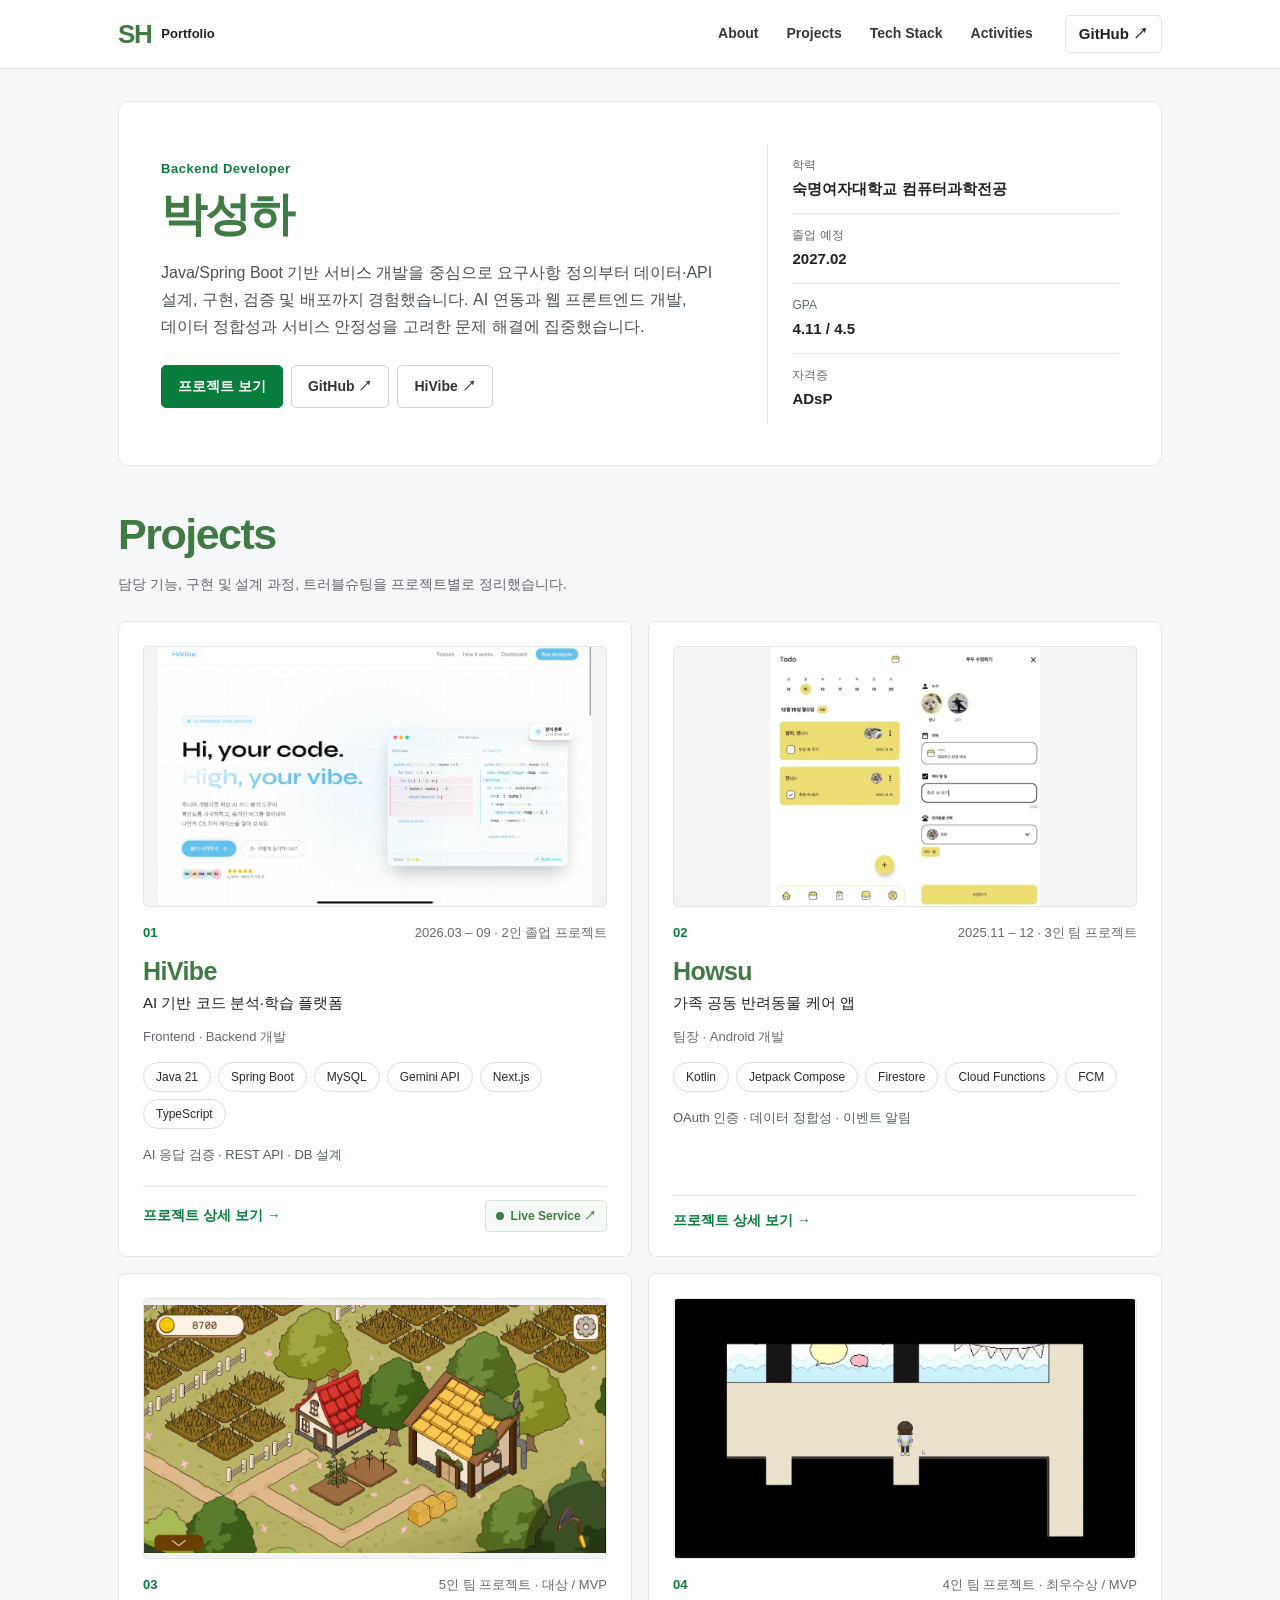
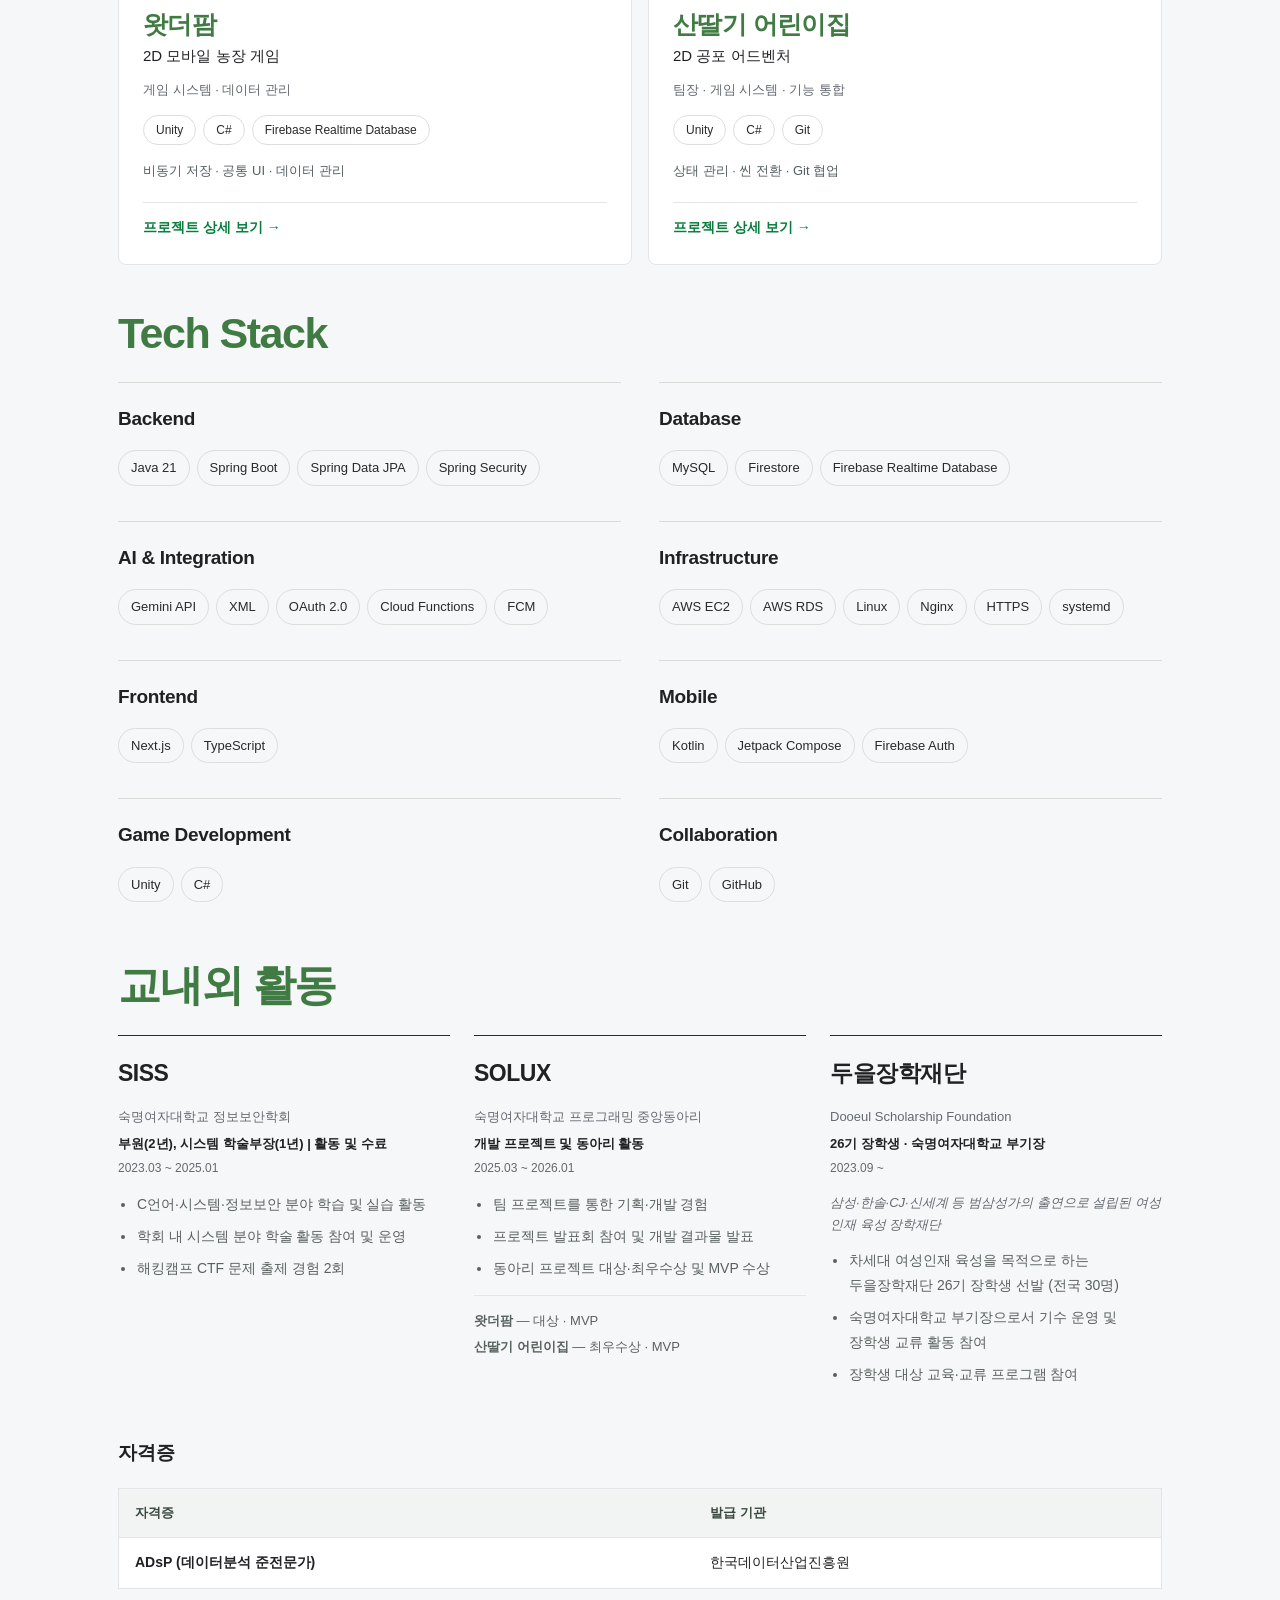
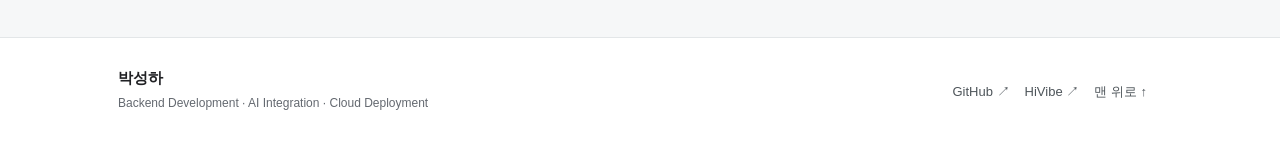
<file: index.html>
<!DOCTYPE html>
<html lang="ko">

<head>
  <meta charset="utf-8" />
  <meta content="width=device-width,initial-scale=1" name="viewport" />
  <meta content="#03c75a" name="theme-color" />
  <meta content="박성하 개발 포트폴리오 · Java Spring Boot · AI 연동 · 프론트엔드 · 클라우드 배포" name="description" />
  <title>박성하 | Backend Developer</title>
  <link href="styles.css" rel="stylesheet" />
  <script defer="" src="script.js"></script>
</head>

<body><a class="skip" href="#main">본문으로 건너뛰기</a>
  <header class="header">
    <div class="wrap nav"><a aria-label="홈" class="brand" href="index.html">SH<span>Portfolio</span></a><button
        aria-controls="navlinks" aria-expanded="false" aria-label="메뉴 열기" class="menu">메뉴</button>
      <nav aria-label="주 메뉴" id="navlinks"><a href="index.html#about">About</a><a
          href="index.html#projects">Projects</a><a href="index.html#skills">Tech Stack</a><a
          href="index.html#activities">Activities</a></nav><a class="github" href="https://github.com/three-co1ors"
        rel="noopener noreferrer" target="_blank">GitHub ↗</a>
    </div>
  </header>
  <main class="wrap" id="main">
    <section class="hero" id="about">
      <div>
        <p class="eyebrow">Backend Developer</p>
        <h1>박성하</h1>
        <p class="intro">Java/Spring Boot 기반 서비스 개발을 중심으로 요구사항 정의부터 데이터·API 설계, 구현, 검증 및 배포까지 경험했습니다. AI 연동과 웹 프론트엔드 개발,
          데이터 정합성과 서비스 안정성을 고려한 문제 해결에 집중했습니다.</p>
        <div class="actions"><a class="button primary" href="#projects">프로젝트 보기</a><a class="button"
            href="https://github.com/three-co1ors" rel="noopener noreferrer" target="_blank">GitHub ↗</a><a
            class="button" href="https://www.hivibe.cloud/" rel="noopener noreferrer" target="_blank">HiVibe ↗</a></div>
      </div>
      <dl class="profile">
        <div>
          <dt>학력</dt>
          <dd>숙명여자대학교 컴퓨터과학전공</dd>
        </div>
        <div>
          <dt>졸업 예정</dt>
          <dd>2027.02</dd>
        </div>
        <div>
          <dt>GPA</dt>
          <dd>4.11 / 4.5</dd>
        </div>
        <div>
          <dt>자격증</dt>
          <dd>ADsP</dd>
        </div>
      </dl>
    </section>
    <section class="section" id="projects">
      <div class="editorial-head">
        <h2>Projects</h2>
      </div>
      <p class="section-description">담당 기능, 구현 및 설계 과정, 트러블슈팅을 프로젝트별로 정리했습니다.</p>
      <div class="project-grid">
        <article class="project-card"><a aria-label="HiVibe 상세 보기" class="project-cover" href="hivibe.html"><img
              alt="HiVibe 화면" loading="lazy" src="images/hivibe-home.webp" /></a>
          <div class="card-top"><span class="project-no">01</span><span class="muted">2026.03 – 09 · 2인 졸업 프로젝트</span>
          </div>
          <h3><a href="hivibe.html">HiVibe</a></h3>
          <p class="subtitle">AI 기반 코드 분석·학습 플랫폼</p>
          <p class="role">Frontend · Backend 개발</p>
          <div class="badges"><span class="tech-tag">Java 21</span> <span class="tech-tag">Spring Boot</span> <span
              class="tech-tag">MySQL</span> <span class="tech-tag">Gemini API</span> <span
              class="tech-tag">Next.js</span> <span class="tech-tag">TypeScript</span></div>
          <p class="focus">AI 응답 검증 · REST API · DB 설계</p>
          <div class="card-actions"><a class="detail-link card-main-link" href="hivibe.html">프로젝트 상세 보기
              <span>→</span></a><a class="live-link live-card-link" href="https://www.hivibe.cloud/"
              rel="noopener noreferrer" target="_blank"><span class="live-dot" aria-hidden="true"></span>Live Service
              ↗</a></div>
        </article>
        <article class="project-card"><a aria-label="Howsu 상세 보기" class="project-cover" href="howsu.html"><img
              alt="Howsu 화면" loading="lazy" src="images/howsu-todo.webp" /></a>
          <div class="card-top"><span class="project-no">02</span><span class="muted">2025.11 – 12 · 3인 팀 프로젝트</span>
          </div>
          <h3><a href="howsu.html">Howsu</a></h3>
          <p class="subtitle">가족 공동 반려동물 케어 앱</p>
          <p class="role">팀장 · Android 개발</p>
          <div class="badges"><span class="tech-tag">Kotlin</span> <span class="tech-tag">Jetpack Compose</span> <span
              class="tech-tag">Firestore</span> <span class="tech-tag">Cloud Functions</span> <span
              class="tech-tag">FCM</span></div>
          <p class="focus">OAuth 인증 · 데이터 정합성 · 이벤트 알림</p>
          <div class="card-actions"><a class="detail-link card-main-link" href="howsu.html">프로젝트 상세 보기
              <span>→</span></a></div>
        </article>
        <article class="project-card"><a aria-label="왓더팜 상세 보기" class="project-cover" href="farm.html"><img
              alt="왓더팜 농장 플레이 화면" loading="lazy" src="images/farm-play.webp" /></a>
          <div class="card-top"><span class="project-no">03</span><span class="muted">5인 팀 프로젝트 · 대상 / MVP</span></div>
          <h3><a href="farm.html">왓더팜</a></h3>
          <p class="subtitle">2D 모바일 농장 게임</p>
          <p class="role">게임 시스템 · 데이터 관리</p>
          <div class="badges"><span class="tech-tag">Unity</span> <span class="tech-tag">C#</span> <span
              class="tech-tag">Firebase Realtime Database</span></div>
          <p class="focus">비동기 저장 · 공통 UI · 데이터 관리</p>
          <div class="card-actions"><a class="detail-link card-main-link" href="farm.html">프로젝트 상세 보기 <span>→</span></a>
          </div>
        </article>
        <article class="project-card"><a aria-label="산딸기 어린이집 상세 보기" class="project-cover" href="oheng.html"><img
              alt="산딸기 어린이집 화면" loading="lazy" src="images/nursery-chase.webp" /></a>
          <div class="card-top"><span class="project-no">04</span><span class="muted">4인 팀 프로젝트 · 최우수상 / MVP</span>
          </div>
          <h3><a href="oheng.html">산딸기 어린이집</a></h3>
          <p class="subtitle">2D 공포 어드벤처</p>
          <p class="role">팀장 · 게임 시스템 · 기능 통합</p>
          <div class="badges"><span class="tech-tag">Unity</span> <span class="tech-tag">C#</span> <span
              class="tech-tag">Git</span></div>
          <p class="focus">상태 관리 · 씬 전환 · Git 협업</p>
          <div class="card-actions"><a class="detail-link card-main-link" href="oheng.html">프로젝트 상세 보기
              <span>→</span></a></div>
        </article>
      </div>
    </section>
    <section class="section" id="skills">
      <div class="editorial-head">
        <h2>Tech Stack</h2>
      </div>
      <div class="skill-table">
        <div class="skill-row">
          <h3>Backend</h3>
          <div class="badges"><span class="tech-tag">Java 21</span> <span class="tech-tag">Spring Boot</span> <span
              class="tech-tag">Spring Data JPA</span> <span class="tech-tag">Spring Security</span></div>
        </div>
        <div class="skill-row">
          <h3>Database</h3>
          <div class="badges"><span class="tech-tag">MySQL</span> <span class="tech-tag">Firestore</span> <span
              class="tech-tag">Firebase Realtime Database</span></div>
        </div>
        <div class="skill-row">
          <h3>AI &amp; Integration</h3>
          <div class="badges"><span class="tech-tag">Gemini API</span> <span class="tech-tag">XML</span> <span
              class="tech-tag">OAuth 2.0</span> <span class="tech-tag">Cloud Functions</span> <span
              class="tech-tag">FCM</span></div>
        </div>
        <div class="skill-row">
          <h3>Infrastructure</h3>
          <div class="badges"><span class="tech-tag">AWS EC2</span> <span class="tech-tag">AWS RDS</span> <span
              class="tech-tag">Linux</span> <span class="tech-tag">Nginx</span> <span class="tech-tag">HTTPS</span>
            <span class="tech-tag">systemd</span></div>
        </div>
        <div class="skill-row">
          <h3>Frontend</h3>
          <div class="badges"><span class="tech-tag">Next.js</span> <span class="tech-tag">TypeScript</span></div>
        </div>
        <div class="skill-row">
          <h3>Mobile</h3>
          <div class="badges"><span class="tech-tag">Kotlin</span> <span class="tech-tag">Jetpack Compose</span> <span
              class="tech-tag">Firebase Auth</span></div>
        </div>
        <div class="skill-row">
          <h3>Game Development</h3>
          <div class="badges"><span class="tech-tag">Unity</span> <span class="tech-tag">C#</span></div>
        </div>
        <div class="skill-row">
          <h3>Collaboration</h3>
          <div class="badges"><span class="tech-tag">Git</span> <span class="tech-tag">GitHub</span></div>
        </div>
      </div>
    </section>
    <section class="section activities" id="activities">
      <div class="editorial-head">
        <h2>교내외 활동</h2>
      </div>
      <div class="experience-grid">
        <article>
          <h3>SISS</h3>
          <p class="experience-org">숙명여자대학교 정보보안학회</p>
          <p class="experience-role"><strong>부원(2년), 시스템 학술부장(1년) | 활동 및 수료</strong></p>
          <p class="experience-period">2023.03 ~ 2025.01</p>
          <ul class="experience-list">
            <li>C언어·시스템·정보보안 분야 학습 및 실습 활동</li>
            <li>학회 내 시스템 분야 학술 활동 참여 및 운영</li>
            <li>해킹캠프 CTF 문제 출제 경험 2회</li>
          </ul>
        </article>
        <article>
          <h3>SOLUX</h3>
          <p class="experience-org">숙명여자대학교 프로그래밍 중앙동아리</p>
          <p class="experience-role"><strong>개발 프로젝트 및 동아리 활동</strong></p>
          <p class="experience-period">2025.03 ~ 2026.01</p>
          <ul class="experience-list">
            <li>팀 프로젝트를 통한 기획·개발 경험</li>
            <li>프로젝트 발표회 참여 및 개발 결과물 발표</li>
            <li>동아리 프로젝트 대상·최우수상 및 MVP 수상</li>
          </ul>
          <div class="award-lines">
            <p><strong>왓더팜</strong> — 대상 · MVP</p>
            <p><strong>산딸기 어린이집</strong> — 최우수상 · MVP</p>
          </div>
        </article>
        <article>
          <h3>두을장학재단</h3>
          <p class="experience-org">Dooeul Scholarship Foundation</p>
          <p class="experience-role"><strong>26기 장학생 · 숙명여자대학교 부기장</strong></p>
          <p class="experience-period">2023.09 ~</p>
          <p class="experience-note">삼성·한솔·CJ·신세계 등 범삼성가의 출연으로 설립된 여성 인재 육성 장학재단</p>
          <ul class="experience-list">
            <li>차세대 여성인재 육성을 목적으로 하는 두을장학재단 26기 장학생 선발 (전국 30명)</li>
            <li>숙명여자대학교 부기장으로서 기수 운영 및 장학생 교류 활동 참여</li>
            <li>장학생 대상 교육·교류 프로그램 참여</li>
          </ul>
        </article>
      </div>
      <h3>자격증</h3>
      <table>
        <thead>
          <tr>
            <th style="text-align:left">자격증</th>
            <th style="text-align:left">발급 기관</th>
          </tr>
        </thead>
        <tbody>
          <tr>
            <td style="text-align:left"><strong>ADsP (데이터분석 준전문가)</strong></td>
            <td style="text-align:left">한국데이터산업진흥원</td>
          </tr>
        </tbody>
      </table>
    </section>
  </main>
  <footer>
    <div class="wrap foot">
      <div><strong>박성하</strong>
        <p>Backend Development · AI Integration · Cloud Deployment</p>
      </div>
      <div><a href="https://github.com/three-co1ors" rel="noopener noreferrer" target="_blank">GitHub ↗</a><a
          href="https://www.hivibe.cloud/" rel="noopener noreferrer" target="_blank">HiVibe ↗</a><a href="#main">맨 위로
          ↑</a></div>
    </div>
  </footer>
  <dialog id="lightbox"><button aria-label="이미지 닫기" class="close">×</button><img alt="" />
    <p></p>
  </dialog>
</body>

</html>
</file>
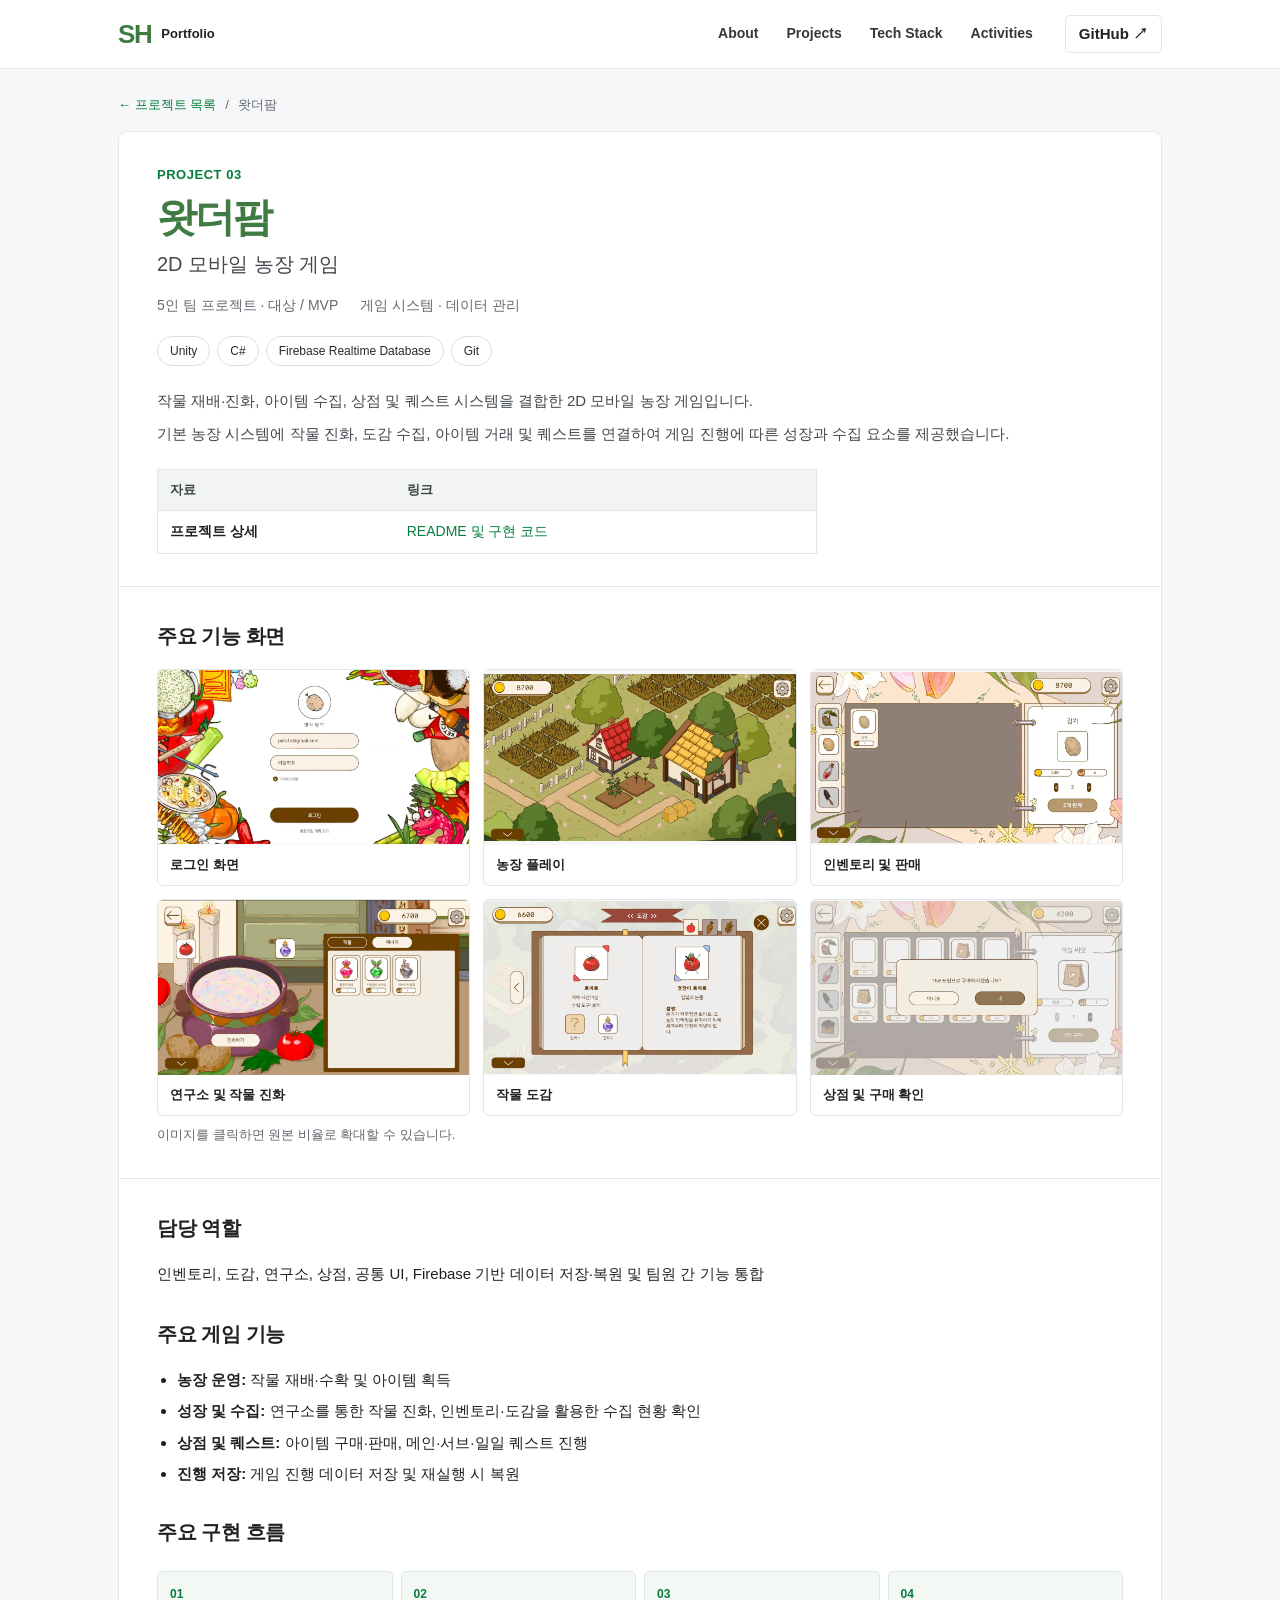
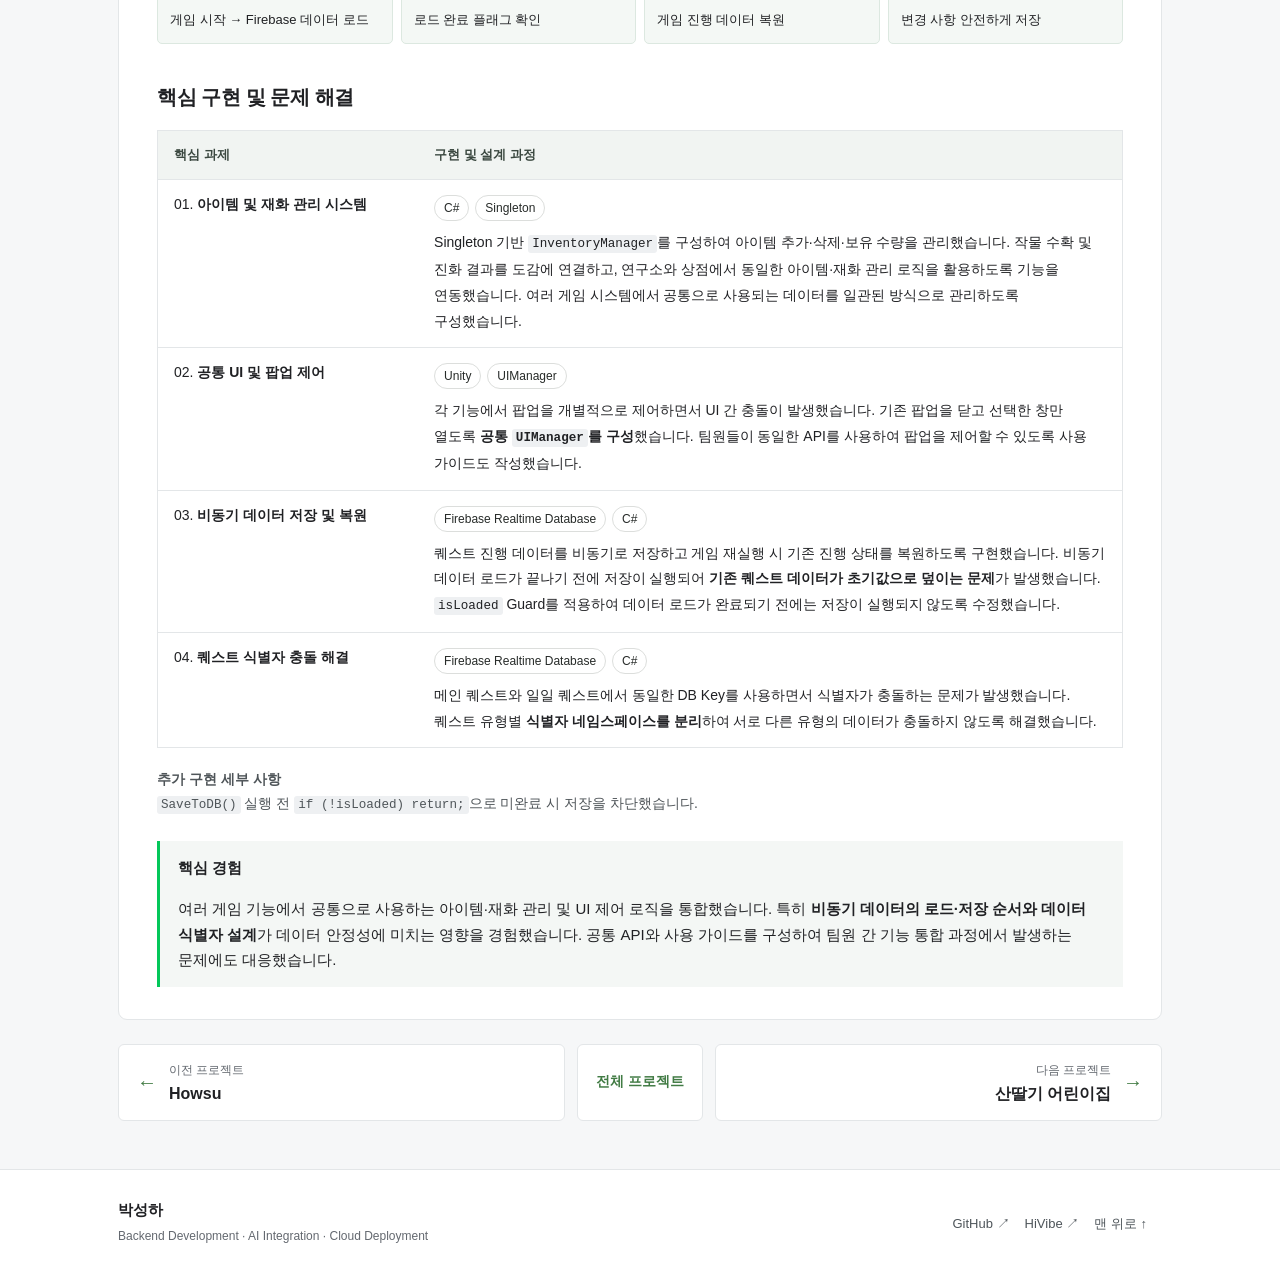
<file: farm.html>
<!DOCTYPE html>
<html lang="ko"><head><meta charset="utf-8"/><meta content="width=device-width,initial-scale=1" name="viewport"/><meta content="#03c75a" name="theme-color"/><meta content="박성하 개발 포트폴리오 · Java Spring Boot · AI 연동 · 프론트엔드 · 클라우드 배포" name="description"/><title>왓더팜 | 박성하 포트폴리오</title><link href="styles.css" rel="stylesheet"/><script defer="" src="script.js"></script></head><body><a class="skip" href="#main">본문으로 건너뛰기</a><header class="header"><div class="wrap nav"><a aria-label="홈" class="brand" href="index.html">SH<span>Portfolio</span></a><button aria-controls="navlinks" aria-expanded="false" aria-label="메뉴 열기" class="menu">메뉴</button><nav aria-label="주 메뉴" id="navlinks"><a href="index.html#about">About</a><a href="index.html#projects">Projects</a><a href="index.html#skills">Tech Stack</a><a href="index.html#activities">Activities</a></nav><a class="github" href="https://github.com/three-co1ors" rel="noopener noreferrer" target="_blank">GitHub ↗</a></div></header><main class="wrap" id="main"><div class="breadcrumb"><a href="index.html#projects">← 프로젝트 목록</a><span> / </span><span>왓더팜</span></div><article class="detail"><header class="detail-head"><p class="eyebrow">PROJECT 03</p><h1>왓더팜</h1><p class="detail-subtitle">2D 모바일 농장 게임</p><div class="detail-meta"><span>5인 팀 프로젝트 · 대상 / MVP</span><span>게임 시스템 · 데이터 관리</span></div><div class="badges"><span class="tech-tag">Unity</span> <span class="tech-tag">C#</span> <span class="tech-tag">Firebase Realtime Database</span> <span class="tech-tag">Git</span></div><div class="description"><p>작물 재배·진화, 아이템 수집, 상점 및 퀘스트 시스템을 결합한 2D 모바일 농장 게임입니다.</p>
<p>기본 농장 시스템에 작물 진화, 도감 수집, 아이템 거래 및 퀘스트를 연결하여 게임 진행에 따른 성장과 수집 요소를 제공했습니다.</p>
</div><div class="resources"><table>
<thead>
<tr>
<th style="text-align:left">자료</th>
<th style="text-align:left">링크</th>
</tr>
</thead>
<tbody>
<tr>
<td style="text-align:left"><strong>프로젝트 상세</strong></td>
<td style="text-align:left"><a href="https://github.com/three-co1ors/SH_Escapetato">README 및 구현 코드</a></td>
</tr>
</tbody>
</table>
</div></header><section class="screens"><h4>주요 기능 화면</h4><div class="shot-grid"><button class="shot" data-caption="로그인 화면" data-src="images/escapetato-login.webp" type="button"><span class="shot-media"><img alt="로그인 화면" loading="lazy" src="images/escapetato-login.webp"/></span><span class="shot-caption">로그인 화면</span></button><button class="shot" data-caption="농장 플레이" data-src="images/farm-play.webp" type="button"><span class="shot-media"><img alt="농장 플레이" loading="lazy" src="images/farm-play.webp"/></span><span class="shot-caption">농장 플레이</span></button><button class="shot" data-caption="인벤토리 및 판매" data-src="images/farm-inventory.webp" type="button"><span class="shot-media"><img alt="인벤토리 및 판매" loading="lazy" src="images/farm-inventory.webp"/></span><span class="shot-caption">인벤토리 및 판매</span></button><button class="shot" data-caption="연구소 및 작물 진화" data-src="images/farm-lab.webp" type="button"><span class="shot-media"><img alt="연구소 및 작물 진화" loading="lazy" src="images/farm-lab.webp"/></span><span class="shot-caption">연구소 및 작물 진화</span></button><button class="shot" data-caption="작물 도감" data-src="images/farm-collection.webp" type="button"><span class="shot-media"><img alt="작물 도감" loading="lazy" src="images/farm-collection.webp"/></span><span class="shot-caption">작물 도감</span></button><button class="shot" data-caption="상점 및 구매 확인" data-src="images/farm-shop.webp" type="button"><span class="shot-media"><img alt="상점 및 구매 확인" loading="lazy" src="images/farm-shop.webp"/></span><span class="shot-caption">상점 및 구매 확인</span></button></div><p class="muted screen-note">이미지를 클릭하면 원본 비율로 확대할 수 있습니다.</p></section><div class="detail-content"><h4>담당 역할</h4>
<p>인벤토리, 도감, 연구소, 상점, 공통 UI, Firebase 기반 데이터 저장·복원 및 팀원 간 기능 통합</p>
<h4>주요 게임 기능</h4>
<ul>
<li><strong>농장 운영:</strong> 작물 재배·수확 및 아이템 획득</li>
<li><strong>성장 및 수집:</strong> 연구소를 통한 작물 진화, 인벤토리·도감을 활용한 수집 현황 확인</li>
<li><strong>상점 및 퀘스트:</strong> 아이템 구매·판매, 메인·서브·일일 퀘스트 진행</li>
<li><strong>진행 저장:</strong> 게임 진행 데이터 저장 및 재실행 시 복원</li>
</ul>
<div class="flow-block"><h4>주요 구현 흐름</h4><ol><li>게임 시작 → Firebase 데이터 로드</li><li>로드 완료 플래그 확인</li><li>게임 진행 데이터 복원</li><li>변경 사항 안전하게 저장</li></ol></div><h4>핵심 구현 및 문제 해결</h4>
<table>
<thead>
<tr>
<th style="text-align:left">핵심 과제</th>
<th style="text-align:left">구현 및 설계 과정</th>
</tr>
</thead>
<tbody>
<tr>
<td style="text-align:left">01. <strong>아이템 및 재화 관리 시스템</strong></td>
<td style="text-align:left"><span class="tech-tag">C#</span> <span class="tech-tag">Singleton</span> <br/> Singleton 기반 <code>InventoryManager</code>를 구성하여 아이템 추가·삭제·보유 수량을 관리했습니다. 작물 수확 및 진화 결과를 도감에 연결하고, 연구소와 상점에서 동일한 아이템·재화 관리 로직을 활용하도록 기능을 연동했습니다. 여러 게임 시스템에서 공통으로 사용되는 데이터를 일관된 방식으로 관리하도록 구성했습니다.</td>
</tr>
<tr>
<td style="text-align:left">02. <strong>공통 UI 및 팝업 제어</strong></td>
<td style="text-align:left"><span class="tech-tag">Unity</span> <span class="tech-tag">UIManager</span> <br/> 각 기능에서 팝업을 개별적으로 제어하면서 UI 간 충돌이 발생했습니다. 기존 팝업을 닫고 선택한 창만 열도록 <strong>공통 <code>UIManager</code>를 구성</strong>했습니다. 팀원들이 동일한 API를 사용하여 팝업을 제어할 수 있도록 사용 가이드도 작성했습니다.</td>
</tr>
<tr>
<td style="text-align:left">03. <strong>비동기 데이터 저장 및 복원</strong></td>
<td style="text-align:left"><span class="tech-tag">Firebase Realtime Database</span> <span class="tech-tag">C#</span> <br/> 퀘스트 진행 데이터를 비동기로 저장하고 게임 재실행 시 기존 진행 상태를 복원하도록 구현했습니다. 비동기 데이터 로드가 끝나기 전에 저장이 실행되어 <strong>기존 퀘스트 데이터가 초기값으로 덮이는 문제</strong>가 발생했습니다. <code>isLoaded</code> Guard를 적용하여 데이터 로드가 완료되기 전에는 저장이 실행되지 않도록 수정했습니다.</td>
</tr>
<tr>
<td style="text-align:left">04. <strong>퀘스트 식별자 충돌 해결</strong></td>
<td style="text-align:left"><span class="tech-tag">Firebase Realtime Database</span> <span class="tech-tag">C#</span> <br/> 메인 퀘스트와 일일 퀘스트에서 동일한 DB Key를 사용하면서 식별자가 충돌하는 문제가 발생했습니다. 퀘스트 유형별 <strong>식별자 네임스페이스를 분리</strong>하여 서로 다른 유형의 데이터가 충돌하지 않도록 해결했습니다.</td>
</tr>
</tbody>
</table>
<p class="implementation-note"><strong>추가 구현 세부 사항</strong><br/><code>SaveToDB()</code> 실행 전 <code>if (!isLoaded) return;</code>으로 미완료 시 저장을 차단했습니다.</p><blockquote>
<p><strong>핵심 경험</strong></p>
<p>여러 게임 기능에서 공통으로 사용하는 아이템·재화 관리 및 UI 제어 로직을 통합했습니다. 특히 <strong>비동기 데이터의 로드·저장 순서와 데이터 식별자 설계</strong>가 데이터 안정성에 미치는 영향을 경험했습니다. 공통 API와 사용 가이드를 구성하여 팀원 간 기능 통합 과정에서 발생하는 문제에도 대응했습니다.</p>
</blockquote>
</div></article><nav aria-label="프로젝트 이동" class="project-pagination"><a class="project-nav-link project-nav-prev" href="howsu.html"><span aria-hidden="true" class="project-nav-arrow">←</span><span class="project-nav-copy"><span class="project-nav-label">이전 프로젝트</span><span class="project-nav-name">Howsu</span></span></a><a class="project-nav-link project-nav-all" href="index.html#projects">전체 프로젝트</a><a class="project-nav-link project-nav-next" href="oheng.html"><span class="project-nav-copy"><span class="project-nav-label">다음 프로젝트</span><span class="project-nav-name">산딸기 어린이집</span></span><span aria-hidden="true" class="project-nav-arrow">→</span></a></nav></main><footer><div class="wrap foot"><div><strong>박성하</strong><p>Backend Development · AI Integration · Cloud Deployment</p></div><div><a href="https://github.com/three-co1ors" rel="noopener noreferrer" target="_blank">GitHub ↗</a><a href="https://www.hivibe.cloud/" rel="noopener noreferrer" target="_blank">HiVibe ↗</a><a href="#main">맨 위로 ↑</a></div></div></footer><dialog aria-label="프로젝트 화면 확대" id="lightbox"><button aria-label="닫기" class="close" type="button">×</button><img alt="" hidden=""/><video controls="" hidden="" playsinline="" preload="none"></video><p></p></dialog></body></html>
</file>
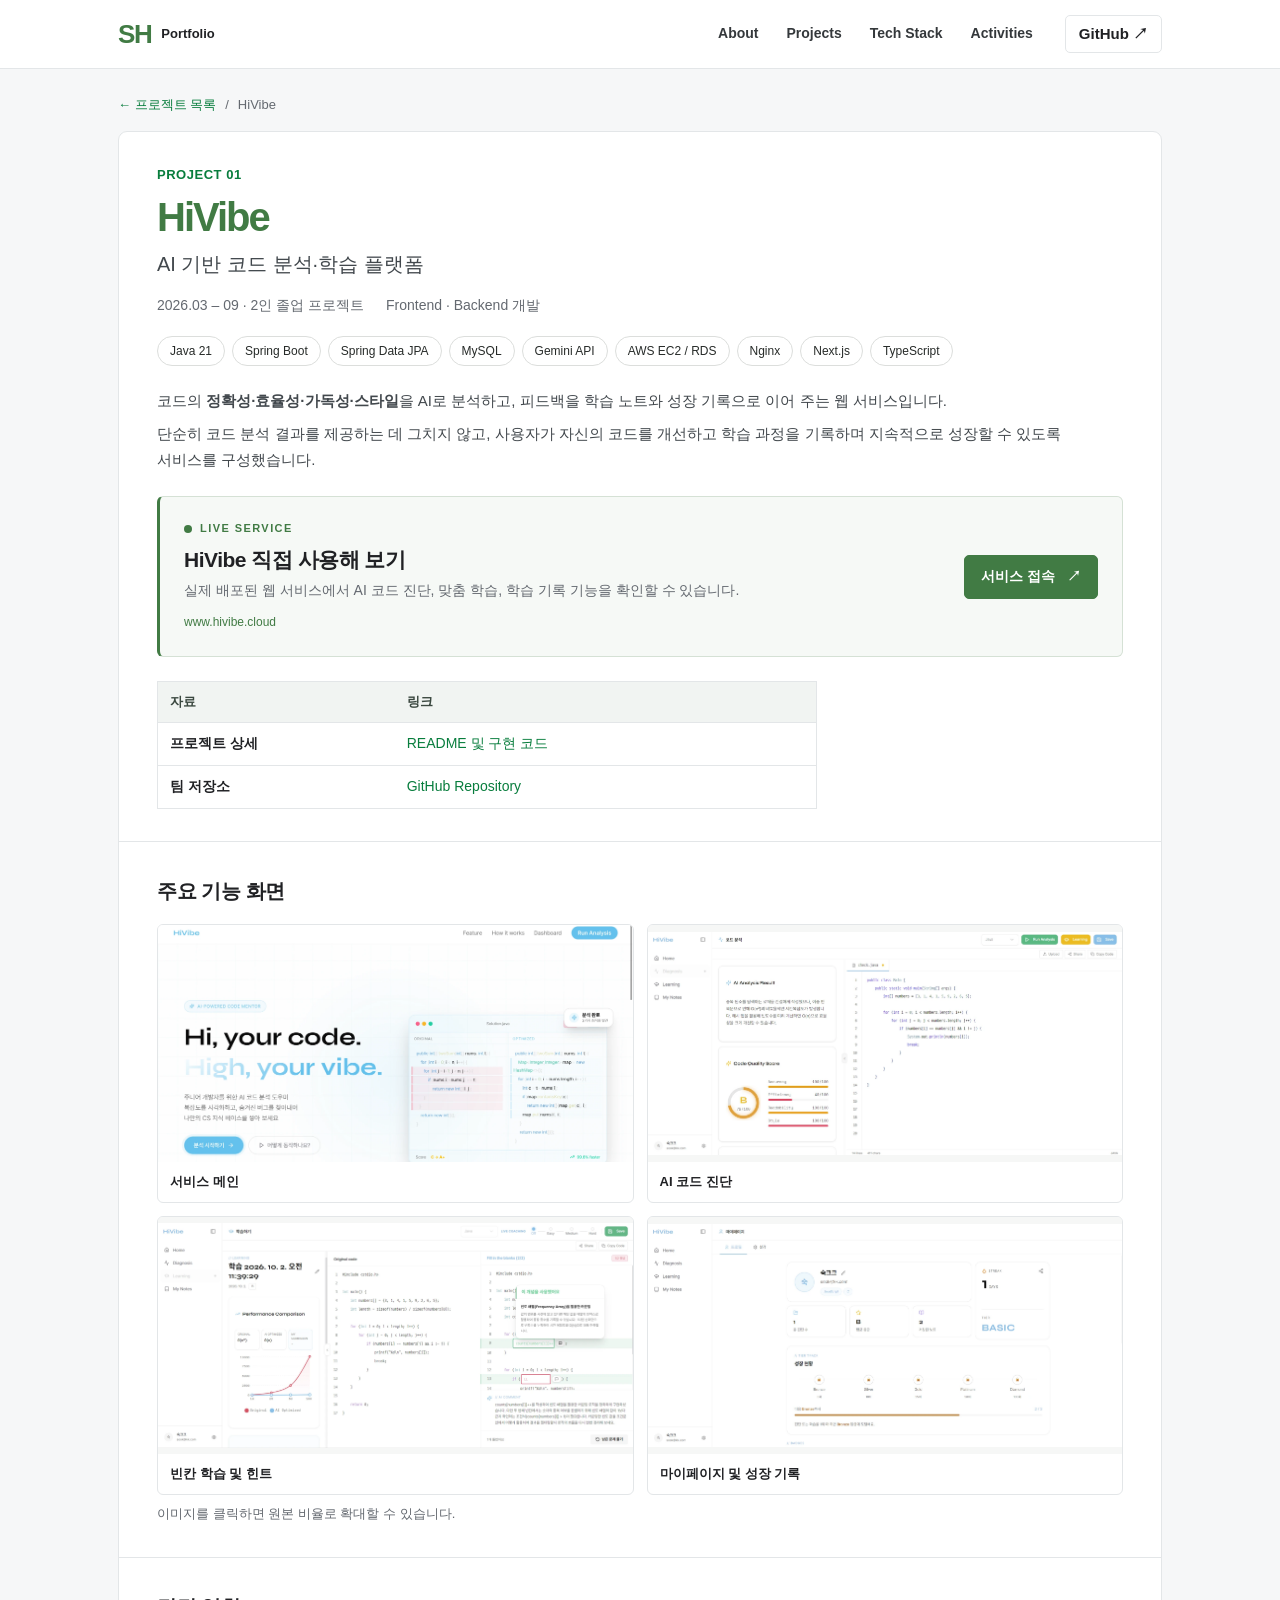
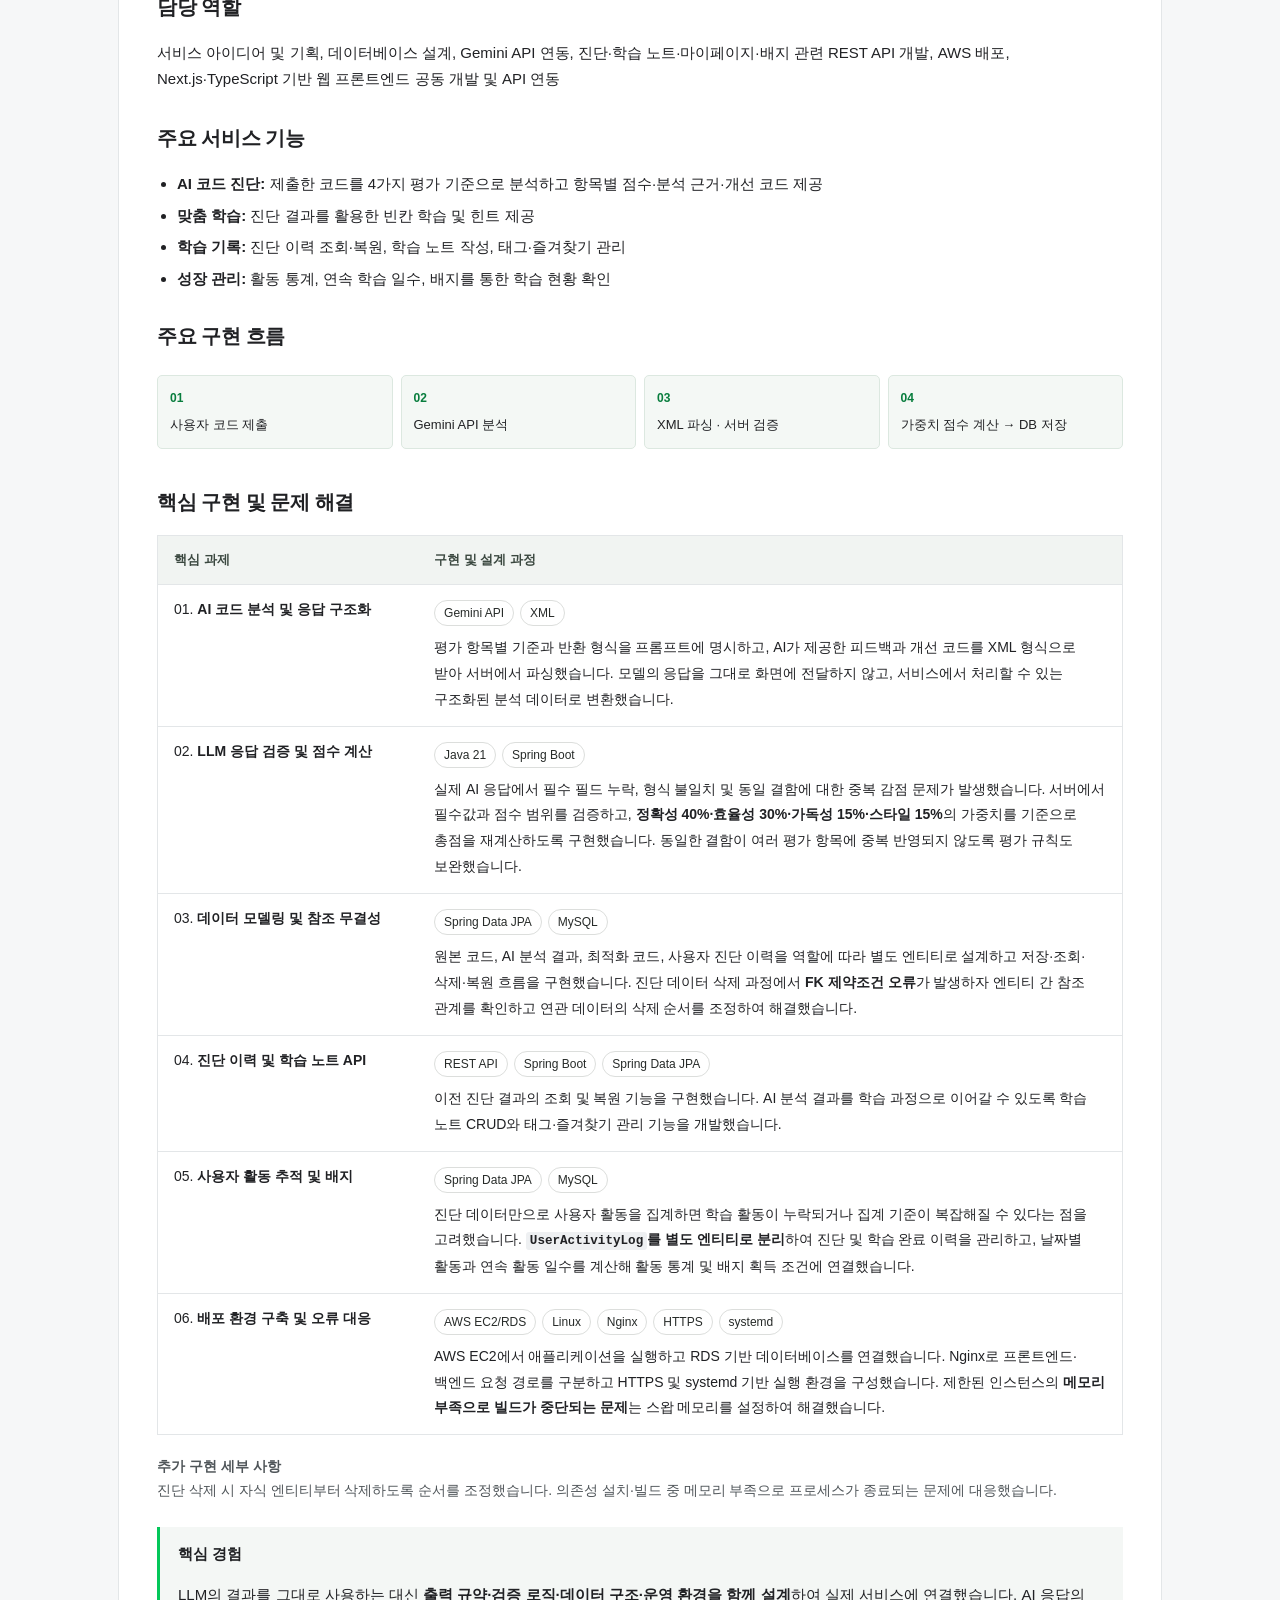
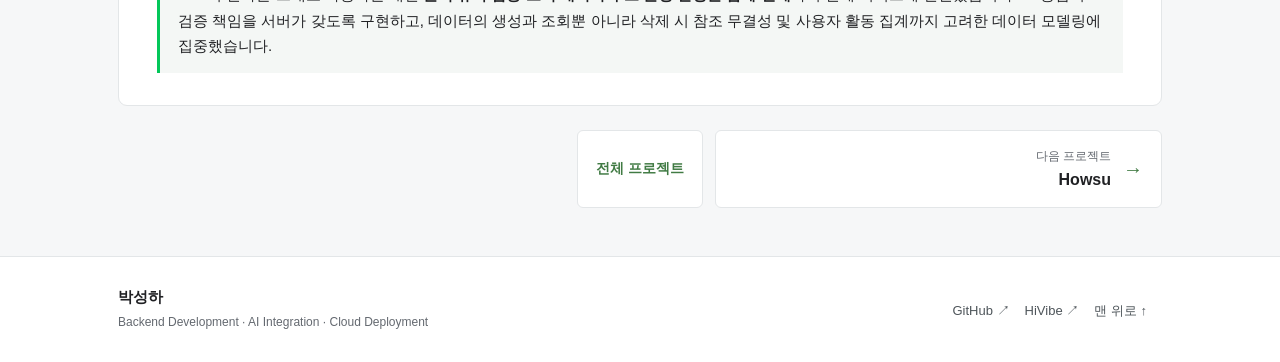
<file: hivibe.html>
<!DOCTYPE html>
<html lang="ko"><head><meta charset="utf-8"/><meta content="width=device-width,initial-scale=1" name="viewport"/><meta content="#03c75a" name="theme-color"/><meta content="박성하 개발 포트폴리오 · Java Spring Boot · AI 연동 · 프론트엔드 · 클라우드 배포" name="description"/><title>HiVibe | 박성하 포트폴리오</title><link href="styles.css" rel="stylesheet"/><script defer="" src="script.js"></script></head><body><a class="skip" href="#main">본문으로 건너뛰기</a><header class="header"><div class="wrap nav"><a aria-label="홈" class="brand" href="index.html">SH<span>Portfolio</span></a><button aria-controls="navlinks" aria-expanded="false" aria-label="메뉴 열기" class="menu">메뉴</button><nav aria-label="주 메뉴" id="navlinks"><a href="index.html#about">About</a><a href="index.html#projects">Projects</a><a href="index.html#skills">Tech Stack</a><a href="index.html#activities">Activities</a></nav><a class="github" href="https://github.com/three-co1ors" rel="noopener noreferrer" target="_blank">GitHub ↗</a></div></header><main class="wrap" id="main"><div class="breadcrumb"><a href="index.html#projects">← 프로젝트 목록</a><span> / </span><span>HiVibe</span></div><article class="detail"><header class="detail-head"><p class="eyebrow">PROJECT 01</p><h1>HiVibe</h1><p class="detail-subtitle">AI 기반 코드 분석·학습 플랫폼</p><div class="detail-meta"><span>2026.03 – 09 · 2인 졸업 프로젝트</span><span>Frontend · Backend 개발</span></div><div class="badges"><span class="tech-tag">Java 21</span> <span class="tech-tag">Spring Boot</span> <span class="tech-tag">Spring Data JPA</span> <span class="tech-tag">MySQL</span> <span class="tech-tag">Gemini API</span> <span class="tech-tag">AWS EC2 / RDS</span> <span class="tech-tag">Nginx</span> <span class="tech-tag">Next.js</span> <span class="tech-tag">TypeScript</span></div><div class="description"><p>코드의 <strong>정확성·효율성·가독성·스타일</strong>을 AI로 분석하고, 피드백을 학습 노트와 성장 기록으로 이어 주는 웹 서비스입니다.</p>
<p>단순히 코드 분석 결과를 제공하는 데 그치지 않고, 사용자가 자신의 코드를 개선하고 학습 과정을 기록하며 지속적으로 성장할 수 있도록 서비스를 구성했습니다.</p>
</div><section aria-labelledby="live-title" class="live-service"><div class="live-service-copy"><span class="live-kicker"><span aria-hidden="true" class="live-dot"></span> LIVE SERVICE</span><h2 id="live-title">HiVibe 직접 사용해 보기</h2><p>실제 배포된 웹 서비스에서 AI 코드 진단, 맞춤 학습, 학습 기록 기능을 확인할 수 있습니다.</p><span class="live-domain">www.hivibe.cloud</span></div><a class="button live-service-button" href="https://www.hivibe.cloud/" rel="noopener noreferrer" target="_blank">서비스 접속 <span aria-hidden="true">↗</span><span class="sr-only"> (새 탭)</span></a></section><div class="resources"><table>
<thead>
<tr>
<th style="text-align:left">자료</th>
<th style="text-align:left">링크</th>
</tr>
</thead>
<tbody>
<tr>
<td style="text-align:left"><strong>프로젝트 상세</strong></td>
<td style="text-align:left"><a href="https://github.com/three-co1ors/SH_Hivibe">README 및 구현 코드</a></td>
</tr>
<tr>
<td style="text-align:left"><strong>팀 저장소</strong></td>
<td style="text-align:left"><a href="https://github.com/Hivibe/Hivibe">GitHub Repository</a></td>
</tr>
</tbody>
</table>
</div></header><section class="screens"><h4>주요 기능 화면</h4><div class="shot-grid"><button class="shot" data-caption="서비스 메인" data-src="images/hivibe-home.webp" type="button"><span class="shot-media"><img alt="서비스 메인" loading="lazy" src="images/hivibe-home.webp"/></span><span class="shot-caption">서비스 메인</span></button><button class="shot" data-caption="AI 코드 진단" data-src="images/hivibe-diagnosis.webp" type="button"><span class="shot-media"><img alt="AI 코드 진단" loading="lazy" src="images/hivibe-diagnosis.webp"/></span><span class="shot-caption">AI 코드 진단</span></button><button class="shot" data-caption="빈칸 학습 및 힌트" data-src="images/hivibe-learning.webp" type="button"><span class="shot-media"><img alt="빈칸 학습 및 힌트" loading="lazy" src="images/hivibe-learning.webp"/></span><span class="shot-caption">빈칸 학습 및 힌트</span></button><button class="shot" data-caption="마이페이지 및 성장 기록" data-src="images/hivibe-mypage.webp" type="button"><span class="shot-media"><img alt="마이페이지 및 성장 기록" loading="lazy" src="images/hivibe-mypage.webp"/></span><span class="shot-caption">마이페이지 및 성장 기록</span></button></div><p class="muted screen-note">이미지를 클릭하면 원본 비율로 확대할 수 있습니다.</p></section><div class="detail-content"><h4>담당 역할</h4>
<p>서비스 아이디어 및 기획, 데이터베이스 설계, Gemini API 연동, 진단·학습 노트·마이페이지·배지 관련 REST API 개발, AWS 배포, Next.js·TypeScript 기반 웹 프론트엔드 공동 개발 및 API 연동</p>
<h4>주요 서비스 기능</h4>
<ul>
<li><strong>AI 코드 진단:</strong> 제출한 코드를 4가지 평가 기준으로 분석하고 항목별 점수·분석 근거·개선 코드 제공</li>
<li><strong>맞춤 학습:</strong> 진단 결과를 활용한 빈칸 학습 및 힌트 제공</li>
<li><strong>학습 기록:</strong> 진단 이력 조회·복원, 학습 노트 작성, 태그·즐겨찾기 관리</li>
<li><strong>성장 관리:</strong> 활동 통계, 연속 학습 일수, 배지를 통한 학습 현황 확인</li>
</ul>
<div class="flow-block"><h4>주요 구현 흐름</h4><ol><li>사용자 코드 제출</li><li>Gemini API 분석</li><li>XML 파싱 · 서버 검증</li><li>가중치 점수 계산 → DB 저장</li></ol></div><h4>핵심 구현 및 문제 해결</h4>
<table>
<thead>
<tr>
<th style="text-align:left">핵심 과제</th>
<th style="text-align:left">구현 및 설계 과정</th>
</tr>
</thead>
<tbody>
<tr>
<td style="text-align:left">01. <strong>AI 코드 분석 및 응답 구조화</strong></td>
<td style="text-align:left"><span class="tech-tag">Gemini API</span> <span class="tech-tag">XML</span> <br/> 평가 항목별 기준과 반환 형식을 프롬프트에 명시하고, AI가 제공한 피드백과 개선 코드를 XML 형식으로 받아 서버에서 파싱했습니다. 모델의 응답을 그대로 화면에 전달하지 않고, 서비스에서 처리할 수 있는 구조화된 분석 데이터로 변환했습니다.</td>
</tr>
<tr>
<td style="text-align:left">02. <strong>LLM 응답 검증 및 점수 계산</strong></td>
<td style="text-align:left"><span class="tech-tag">Java 21</span> <span class="tech-tag">Spring Boot</span> <br/> 실제 AI 응답에서 필수 필드 누락, 형식 불일치 및 동일 결함에 대한 중복 감점 문제가 발생했습니다. 서버에서 필수값과 점수 범위를 검증하고, <strong>정확성 40%·효율성 30%·가독성 15%·스타일 15%</strong>의 가중치를 기준으로 총점을 재계산하도록 구현했습니다. 동일한 결함이 여러 평가 항목에 중복 반영되지 않도록 평가 규칙도 보완했습니다.</td>
</tr>
<tr>
<td style="text-align:left">03. <strong>데이터 모델링 및 참조 무결성</strong></td>
<td style="text-align:left"><span class="tech-tag">Spring Data JPA</span> <span class="tech-tag">MySQL</span> <br/> 원본 코드, AI 분석 결과, 최적화 코드, 사용자 진단 이력을 역할에 따라 별도 엔티티로 설계하고 저장·조회·삭제·복원 흐름을 구현했습니다. 진단 데이터 삭제 과정에서 <strong>FK 제약조건 오류</strong>가 발생하자 엔티티 간 참조 관계를 확인하고 연관 데이터의 삭제 순서를 조정하여 해결했습니다.</td>
</tr>
<tr>
<td style="text-align:left">04. <strong>진단 이력 및 학습 노트 API</strong></td>
<td style="text-align:left"><span class="tech-tag">REST API</span> <span class="tech-tag">Spring Boot</span> <span class="tech-tag">Spring Data JPA</span> <br/> 이전 진단 결과의 조회 및 복원 기능을 구현했습니다. AI 분석 결과를 학습 과정으로 이어갈 수 있도록 학습 노트 CRUD와 태그·즐겨찾기 관리 기능을 개발했습니다.</td>
</tr>
<tr>
<td style="text-align:left">05. <strong>사용자 활동 추적 및 배지</strong></td>
<td style="text-align:left"><span class="tech-tag">Spring Data JPA</span> <span class="tech-tag">MySQL</span> <br/> 진단 데이터만으로 사용자 활동을 집계하면 학습 활동이 누락되거나 집계 기준이 복잡해질 수 있다는 점을 고려했습니다. <strong><code>UserActivityLog</code>를 별도 엔티티로 분리</strong>하여 진단 및 학습 완료 이력을 관리하고, 날짜별 활동과 연속 활동 일수를 계산해 활동 통계 및 배지 획득 조건에 연결했습니다.</td>
</tr>
<tr>
<td style="text-align:left">06. <strong>배포 환경 구축 및 오류 대응</strong></td>
<td style="text-align:left"><span class="tech-tag">AWS EC2/RDS</span> <span class="tech-tag">Linux</span> <span class="tech-tag">Nginx</span> <span class="tech-tag">HTTPS</span> <span class="tech-tag">systemd</span> <br/> AWS EC2에서 애플리케이션을 실행하고 RDS 기반 데이터베이스를 연결했습니다. Nginx로 프론트엔드·백엔드 요청 경로를 구분하고 HTTPS 및 systemd 기반 실행 환경을 구성했습니다. 제한된 인스턴스의 <strong>메모리 부족으로 빌드가 중단되는 문제</strong>는 스왑 메모리를 설정하여 해결했습니다.</td>
</tr>
</tbody>
</table>
<p class="implementation-note"><strong>추가 구현 세부 사항</strong><br/>진단 삭제 시 자식 엔티티부터 삭제하도록 순서를 조정했습니다. 의존성 설치·빌드 중 메모리 부족으로 프로세스가 종료되는 문제에 대응했습니다.</p><blockquote>
<p><strong>핵심 경험</strong></p>
<p>LLM의 결과를 그대로 사용하는 대신 <strong>출력 규약·검증 로직·데이터 구조·운영 환경을 함께 설계</strong>하여 실제 서비스에 연결했습니다. AI 응답의 검증 책임을 서버가 갖도록 구현하고, 데이터의 생성과 조회뿐 아니라 삭제 시 참조 무결성 및 사용자 활동 집계까지 고려한 데이터 모델링에 집중했습니다.</p>
</blockquote>
</div></article><nav aria-label="프로젝트 이동" class="project-pagination"><a class="project-nav-link project-nav-all" href="index.html#projects">전체 프로젝트</a><a class="project-nav-link project-nav-next" href="howsu.html"><span class="project-nav-copy"><span class="project-nav-label">다음 프로젝트</span><span class="project-nav-name">Howsu</span></span><span aria-hidden="true" class="project-nav-arrow">→</span></a></nav></main><footer><div class="wrap foot"><div><strong>박성하</strong><p>Backend Development · AI Integration · Cloud Deployment</p></div><div><a href="https://github.com/three-co1ors" rel="noopener noreferrer" target="_blank">GitHub ↗</a><a href="https://www.hivibe.cloud/" rel="noopener noreferrer" target="_blank">HiVibe ↗</a><a href="#main">맨 위로 ↑</a></div></div></footer><dialog aria-label="프로젝트 화면 확대" id="lightbox"><button aria-label="닫기" class="close" type="button">×</button><img alt="" hidden=""/><video controls="" hidden="" playsinline="" preload="none"></video><p></p></dialog></body></html>
</file>
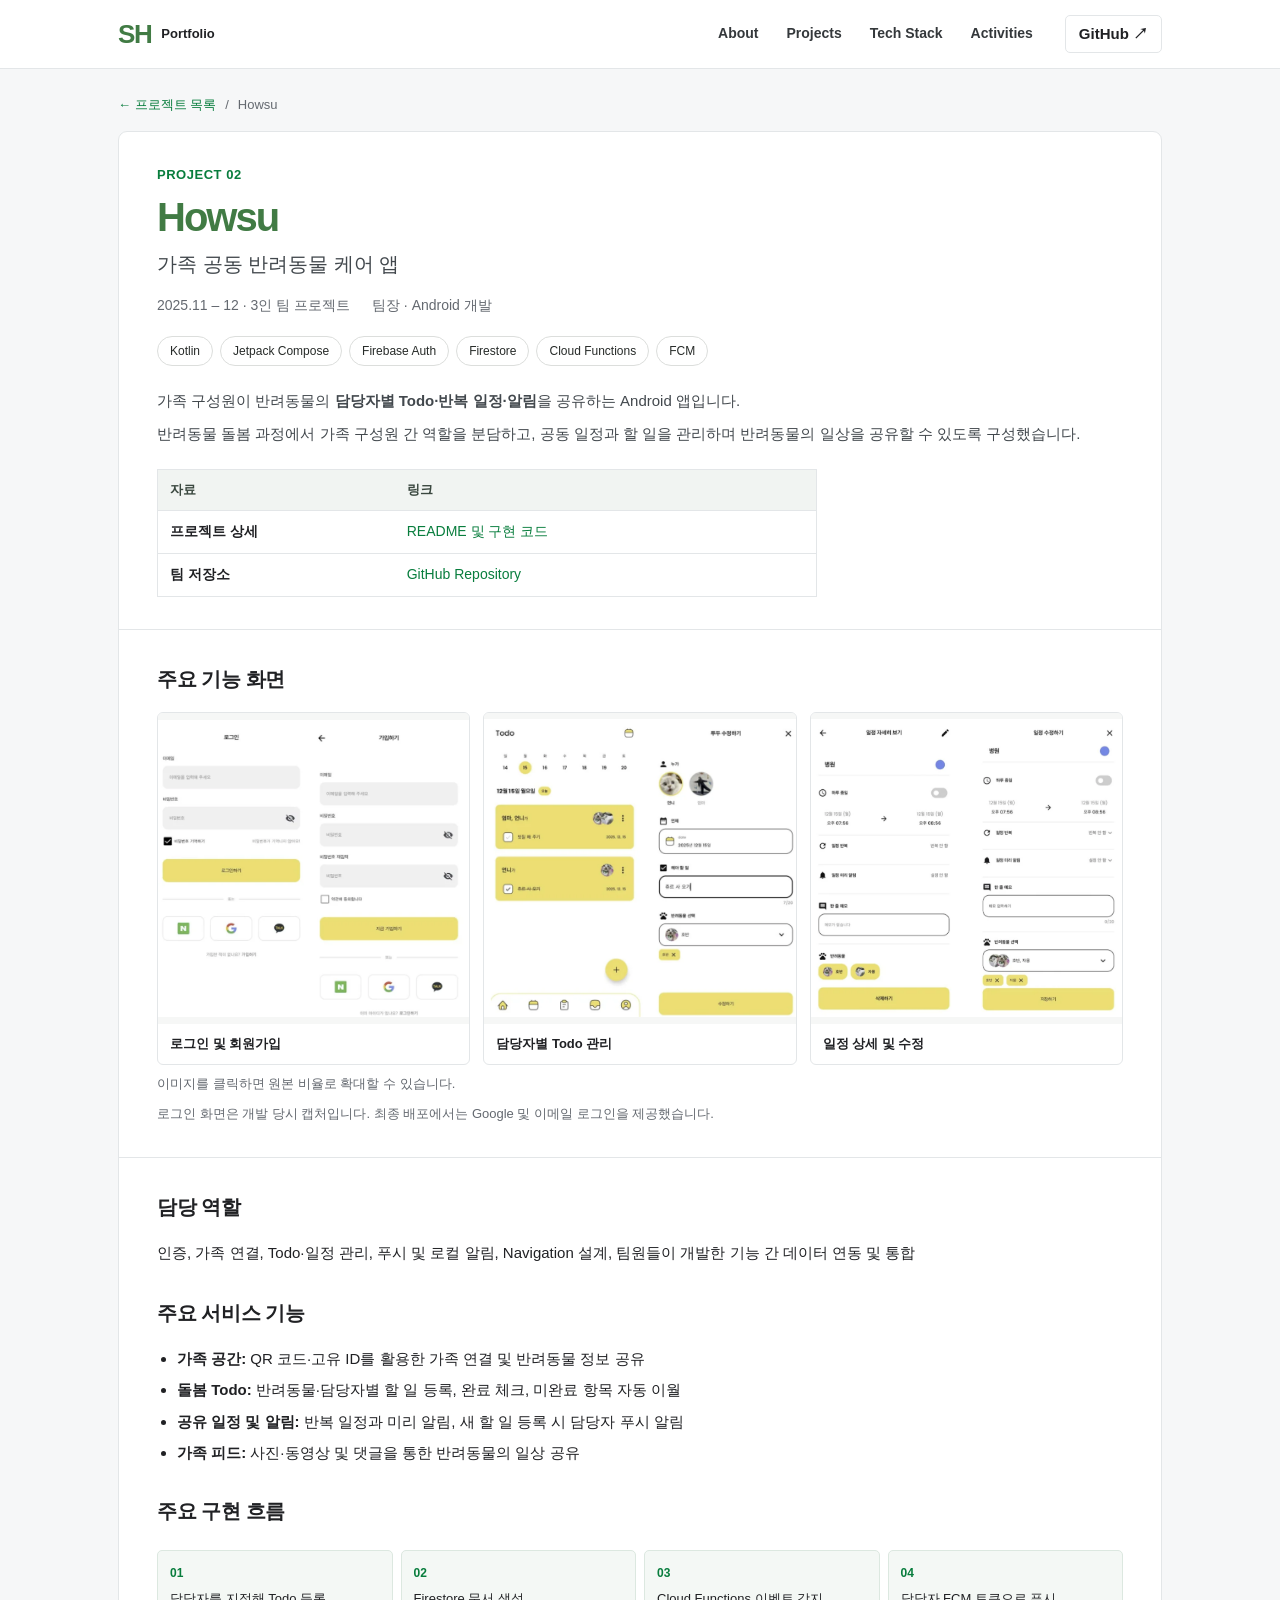
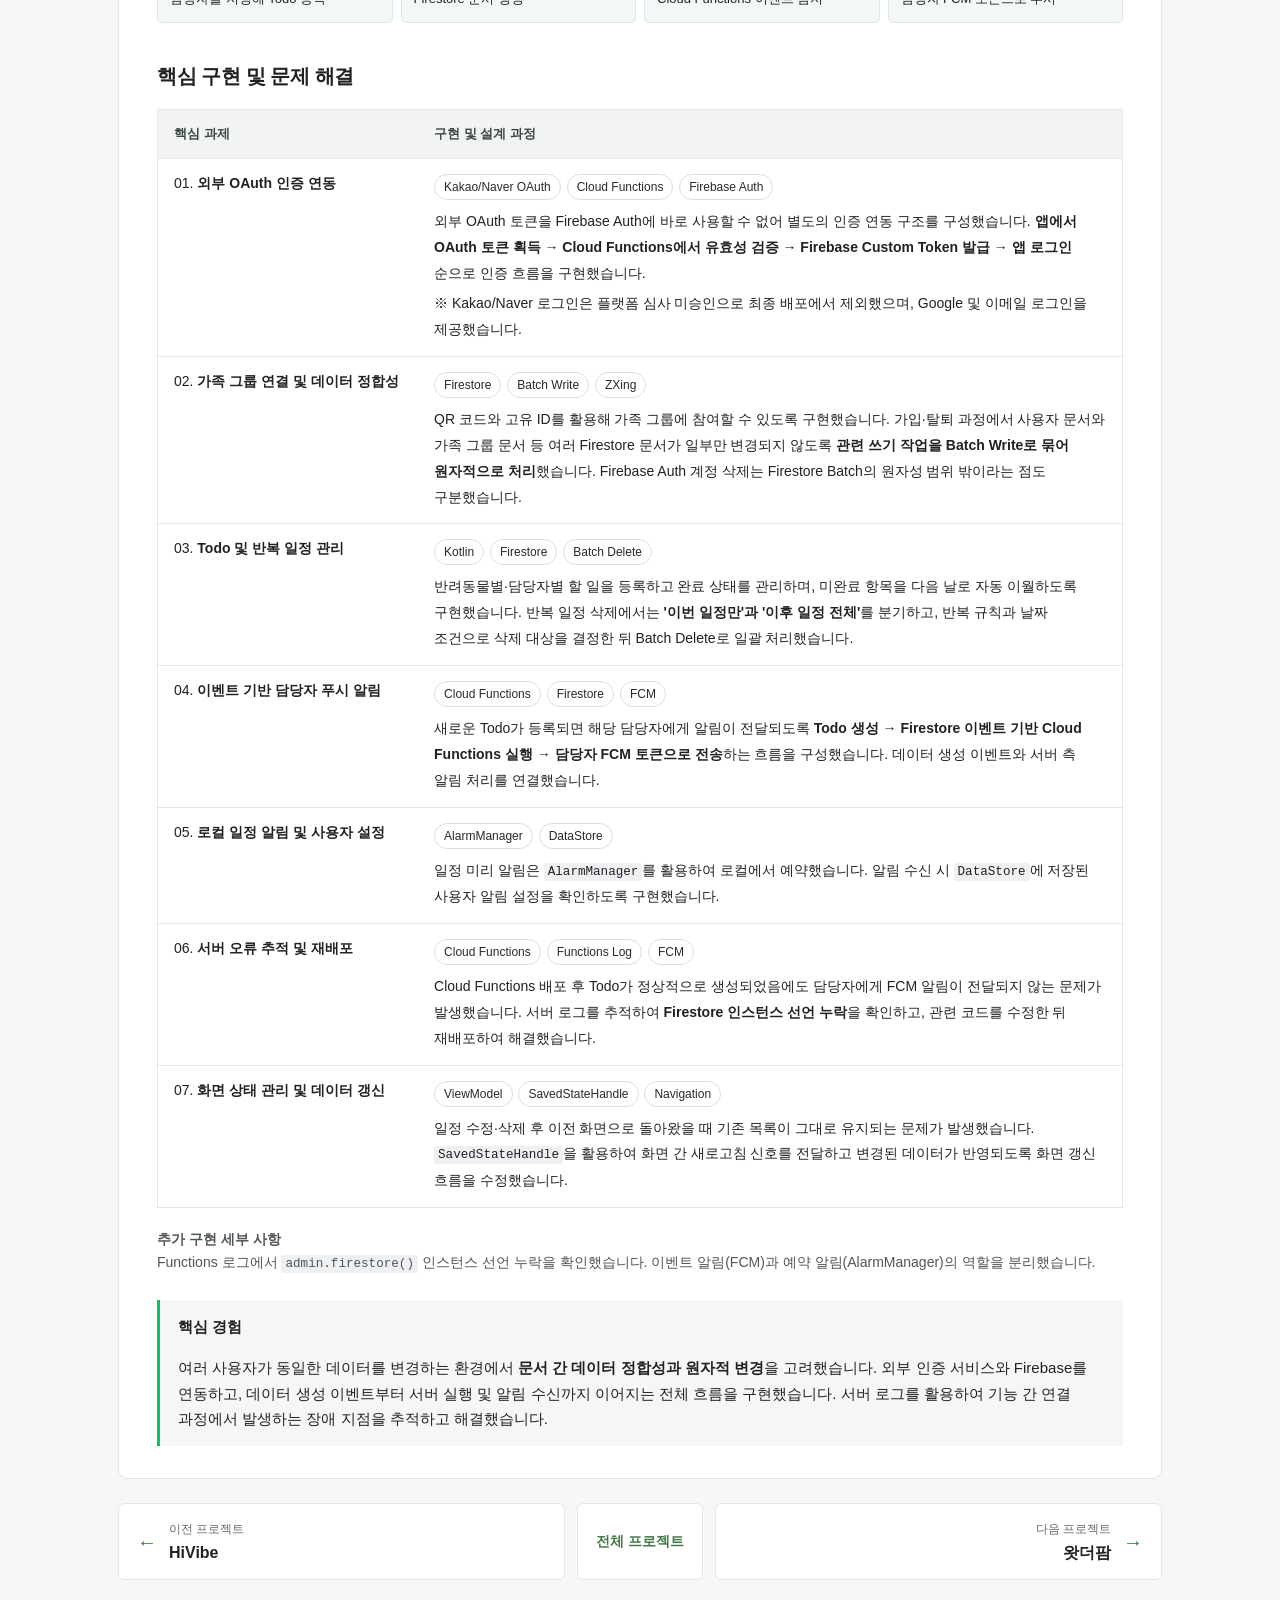
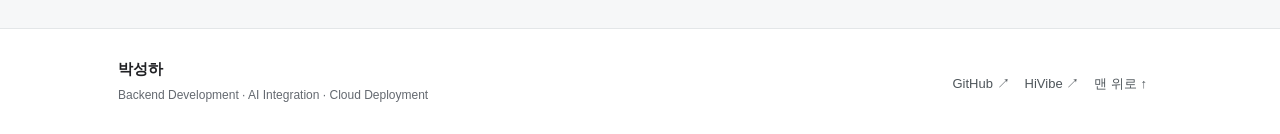
<file: howsu.html>
<!DOCTYPE html>
<html lang="ko"><head><meta charset="utf-8"/><meta content="width=device-width,initial-scale=1" name="viewport"/><meta content="#03c75a" name="theme-color"/><meta content="박성하 개발 포트폴리오 · Java Spring Boot · AI 연동 · 프론트엔드 · 클라우드 배포" name="description"/><title>Howsu | 박성하 포트폴리오</title><link href="styles.css" rel="stylesheet"/><script defer="" src="script.js"></script></head><body><a class="skip" href="#main">본문으로 건너뛰기</a><header class="header"><div class="wrap nav"><a aria-label="홈" class="brand" href="index.html">SH<span>Portfolio</span></a><button aria-controls="navlinks" aria-expanded="false" aria-label="메뉴 열기" class="menu">메뉴</button><nav aria-label="주 메뉴" id="navlinks"><a href="index.html#about">About</a><a href="index.html#projects">Projects</a><a href="index.html#skills">Tech Stack</a><a href="index.html#activities">Activities</a></nav><a class="github" href="https://github.com/three-co1ors" rel="noopener noreferrer" target="_blank">GitHub ↗</a></div></header><main class="wrap" id="main"><div class="breadcrumb"><a href="index.html#projects">← 프로젝트 목록</a><span> / </span><span>Howsu</span></div><article class="detail"><header class="detail-head"><p class="eyebrow">PROJECT 02</p><h1>Howsu</h1><p class="detail-subtitle">가족 공동 반려동물 케어 앱</p><div class="detail-meta"><span>2025.11 – 12 · 3인 팀 프로젝트</span><span>팀장 · Android 개발</span></div><div class="badges"><span class="tech-tag">Kotlin</span> <span class="tech-tag">Jetpack Compose</span> <span class="tech-tag">Firebase Auth</span> <span class="tech-tag">Firestore</span> <span class="tech-tag">Cloud Functions</span> <span class="tech-tag">FCM</span></div><div class="description"><p>가족 구성원이 반려동물의 <strong>담당자별 Todo·반복 일정·알림</strong>을 공유하는 Android 앱입니다.</p>
<p>반려동물 돌봄 과정에서 가족 구성원 간 역할을 분담하고, 공동 일정과 할 일을 관리하며 반려동물의 일상을 공유할 수 있도록 구성했습니다.</p>
</div><div class="resources"><table>
<thead>
<tr>
<th style="text-align:left">자료</th>
<th style="text-align:left">링크</th>
</tr>
</thead>
<tbody>
<tr>
<td style="text-align:left"><strong>프로젝트 상세</strong></td>
<td style="text-align:left"><a href="https://github.com/three-co1ors/SH_HOWSU">README 및 구현 코드</a></td>
</tr>
<tr>
<td style="text-align:left"><strong>팀 저장소</strong></td>
<td style="text-align:left"><a href="https://github.com/H0WSU/dev">GitHub Repository</a></td>
</tr>
</tbody>
</table>
</div></header><section class="screens"><h4>주요 기능 화면</h4><div class="shot-grid"><button class="shot" data-caption="로그인 및 회원가입" data-src="images/howsu-login.webp" type="button"><span class="shot-media"><img alt="로그인 및 회원가입" loading="lazy" src="images/howsu-login.webp"/></span><span class="shot-caption">로그인 및 회원가입</span></button><button class="shot" data-caption="담당자별 Todo 관리" data-src="images/howsu-todo.webp" type="button"><span class="shot-media"><img alt="담당자별 Todo 관리" loading="lazy" src="images/howsu-todo.webp"/></span><span class="shot-caption">담당자별 Todo 관리</span></button><button class="shot" data-caption="일정 상세 및 수정" data-src="images/howsu-schedule.webp" type="button"><span class="shot-media"><img alt="일정 상세 및 수정" loading="lazy" src="images/howsu-schedule.webp"/></span><span class="shot-caption">일정 상세 및 수정</span></button></div><p class="muted screen-note">이미지를 클릭하면 원본 비율로 확대할 수 있습니다.</p><p class="muted screen-note">로그인 화면은 개발 당시 캡처입니다. 최종 배포에서는 Google 및 이메일 로그인을 제공했습니다.</p></section><div class="detail-content"><h4>담당 역할</h4>
<p>인증, 가족 연결, Todo·일정 관리, 푸시 및 로컬 알림, Navigation 설계, 팀원들이 개발한 기능 간 데이터 연동 및 통합</p>
<h4>주요 서비스 기능</h4>
<ul>
<li><strong>가족 공간:</strong> QR 코드·고유 ID를 활용한 가족 연결 및 반려동물 정보 공유</li>
<li><strong>돌봄 Todo:</strong> 반려동물·담당자별 할 일 등록, 완료 체크, 미완료 항목 자동 이월</li>
<li><strong>공유 일정 및 알림:</strong> 반복 일정과 미리 알림, 새 할 일 등록 시 담당자 푸시 알림</li>
<li><strong>가족 피드:</strong> 사진·동영상 및 댓글을 통한 반려동물의 일상 공유</li>
</ul>
<div class="flow-block"><h4>주요 구현 흐름</h4><ol><li>담당자를 지정해 Todo 등록</li><li>Firestore 문서 생성</li><li>Cloud Functions 이벤트 감지</li><li>담당자 FCM 토큰으로 푸시</li></ol></div><h4>핵심 구현 및 문제 해결</h4>
<table>
<thead>
<tr>
<th style="text-align:left">핵심 과제</th>
<th style="text-align:left">구현 및 설계 과정</th>
</tr>
</thead>
<tbody>
<tr>
<td style="text-align:left">01. <strong>외부 OAuth 인증 연동</strong></td>
<td style="text-align:left"><span class="tech-tag">Kakao/Naver OAuth</span> <span class="tech-tag">Cloud Functions</span> <span class="tech-tag">Firebase Auth</span> <br/> 외부 OAuth 토큰을 Firebase Auth에 바로 사용할 수 없어 별도의 인증 연동 구조를 구성했습니다. <strong>앱에서 OAuth 토큰 획득 → Cloud Functions에서 유효성 검증 → Firebase Custom Token 발급 → 앱 로그인</strong> 순으로 인증 흐름을 구현했습니다. <br/><br/> ※ Kakao/Naver 로그인은 플랫폼 심사 미승인으로 최종 배포에서 제외했으며, Google 및 이메일 로그인을 제공했습니다.</td>
</tr>
<tr>
<td style="text-align:left">02. <strong>가족 그룹 연결 및 데이터 정합성</strong></td>
<td style="text-align:left"><span class="tech-tag">Firestore</span> <span class="tech-tag">Batch Write</span> <span class="tech-tag">ZXing</span> <br/> QR 코드와 고유 ID를 활용해 가족 그룹에 참여할 수 있도록 구현했습니다. 가입·탈퇴 과정에서 사용자 문서와 가족 그룹 문서 등 여러 Firestore 문서가 일부만 변경되지 않도록 <strong>관련 쓰기 작업을 Batch Write로 묶어 원자적으로 처리</strong>했습니다. Firebase Auth 계정 삭제는 Firestore Batch의 원자성 범위 밖이라는 점도 구분했습니다.</td>
</tr>
<tr>
<td style="text-align:left">03. <strong>Todo 및 반복 일정 관리</strong></td>
<td style="text-align:left"><span class="tech-tag">Kotlin</span> <span class="tech-tag">Firestore</span> <span class="tech-tag">Batch Delete</span> <br/> 반려동물별·담당자별 할 일을 등록하고 완료 상태를 관리하며, 미완료 항목을 다음 날로 자동 이월하도록 구현했습니다. 반복 일정 삭제에서는 <strong>'이번 일정만'과 '이후 일정 전체'</strong>를 분기하고, 반복 규칙과 날짜 조건으로 삭제 대상을 결정한 뒤 Batch Delete로 일괄 처리했습니다.</td>
</tr>
<tr>
<td style="text-align:left">04. <strong>이벤트 기반 담당자 푸시 알림</strong></td>
<td style="text-align:left"><span class="tech-tag">Cloud Functions</span> <span class="tech-tag">Firestore</span> <span class="tech-tag">FCM</span> <br/> 새로운 Todo가 등록되면 해당 담당자에게 알림이 전달되도록 <strong>Todo 생성 → Firestore 이벤트 기반 Cloud Functions 실행 → 담당자 FCM 토큰으로 전송</strong>하는 흐름을 구성했습니다. 데이터 생성 이벤트와 서버 측 알림 처리를 연결했습니다.</td>
</tr>
<tr>
<td style="text-align:left">05. <strong>로컬 일정 알림 및 사용자 설정</strong></td>
<td style="text-align:left"><span class="tech-tag">AlarmManager</span> <span class="tech-tag">DataStore</span> <br/> 일정 미리 알림은 <code>AlarmManager</code>를 활용하여 로컬에서 예약했습니다. 알림 수신 시 <code>DataStore</code>에 저장된 사용자 알림 설정을 확인하도록 구현했습니다.</td>
</tr>
<tr>
<td style="text-align:left">06. <strong>서버 오류 추적 및 재배포</strong></td>
<td style="text-align:left"><span class="tech-tag">Cloud Functions</span> <span class="tech-tag">Functions Log</span> <span class="tech-tag">FCM</span> <br/> Cloud Functions 배포 후 Todo가 정상적으로 생성되었음에도 담당자에게 FCM 알림이 전달되지 않는 문제가 발생했습니다. 서버 로그를 추적하여 <strong>Firestore 인스턴스 선언 누락</strong>을 확인하고, 관련 코드를 수정한 뒤 재배포하여 해결했습니다.</td>
</tr>
<tr>
<td style="text-align:left">07. <strong>화면 상태 관리 및 데이터 갱신</strong></td>
<td style="text-align:left"><span class="tech-tag">ViewModel</span> <span class="tech-tag">SavedStateHandle</span> <span class="tech-tag">Navigation</span> <br/> 일정 수정·삭제 후 이전 화면으로 돌아왔을 때 기존 목록이 그대로 유지되는 문제가 발생했습니다. <code>SavedStateHandle</code>을 활용하여 화면 간 새로고침 신호를 전달하고 변경된 데이터가 반영되도록 화면 갱신 흐름을 수정했습니다.</td>
</tr>
</tbody>
</table>
<p class="implementation-note"><strong>추가 구현 세부 사항</strong><br/>Functions 로그에서 <code>admin.firestore()</code> 인스턴스 선언 누락을 확인했습니다. 이벤트 알림(FCM)과 예약 알림(AlarmManager)의 역할을 분리했습니다.</p><blockquote>
<p><strong>핵심 경험</strong></p>
<p>여러 사용자가 동일한 데이터를 변경하는 환경에서 <strong>문서 간 데이터 정합성과 원자적 변경</strong>을 고려했습니다. 외부 인증 서비스와 Firebase를 연동하고, 데이터 생성 이벤트부터 서버 실행 및 알림 수신까지 이어지는 전체 흐름을 구현했습니다. 서버 로그를 활용하여 기능 간 연결 과정에서 발생하는 장애 지점을 추적하고 해결했습니다.</p>
</blockquote>
</div></article><nav aria-label="프로젝트 이동" class="project-pagination"><a class="project-nav-link project-nav-prev" href="hivibe.html"><span aria-hidden="true" class="project-nav-arrow">←</span><span class="project-nav-copy"><span class="project-nav-label">이전 프로젝트</span><span class="project-nav-name">HiVibe</span></span></a><a class="project-nav-link project-nav-all" href="index.html#projects">전체 프로젝트</a><a class="project-nav-link project-nav-next" href="farm.html"><span class="project-nav-copy"><span class="project-nav-label">다음 프로젝트</span><span class="project-nav-name">왓더팜</span></span><span aria-hidden="true" class="project-nav-arrow">→</span></a></nav></main><footer><div class="wrap foot"><div><strong>박성하</strong><p>Backend Development · AI Integration · Cloud Deployment</p></div><div><a href="https://github.com/three-co1ors" rel="noopener noreferrer" target="_blank">GitHub ↗</a><a href="https://www.hivibe.cloud/" rel="noopener noreferrer" target="_blank">HiVibe ↗</a><a href="#main">맨 위로 ↑</a></div></div></footer><dialog aria-label="프로젝트 화면 확대" id="lightbox"><button aria-label="닫기" class="close" type="button">×</button><img alt="" hidden=""/><video controls="" hidden="" playsinline="" preload="none"></video><p></p></dialog></body></html>
</file>
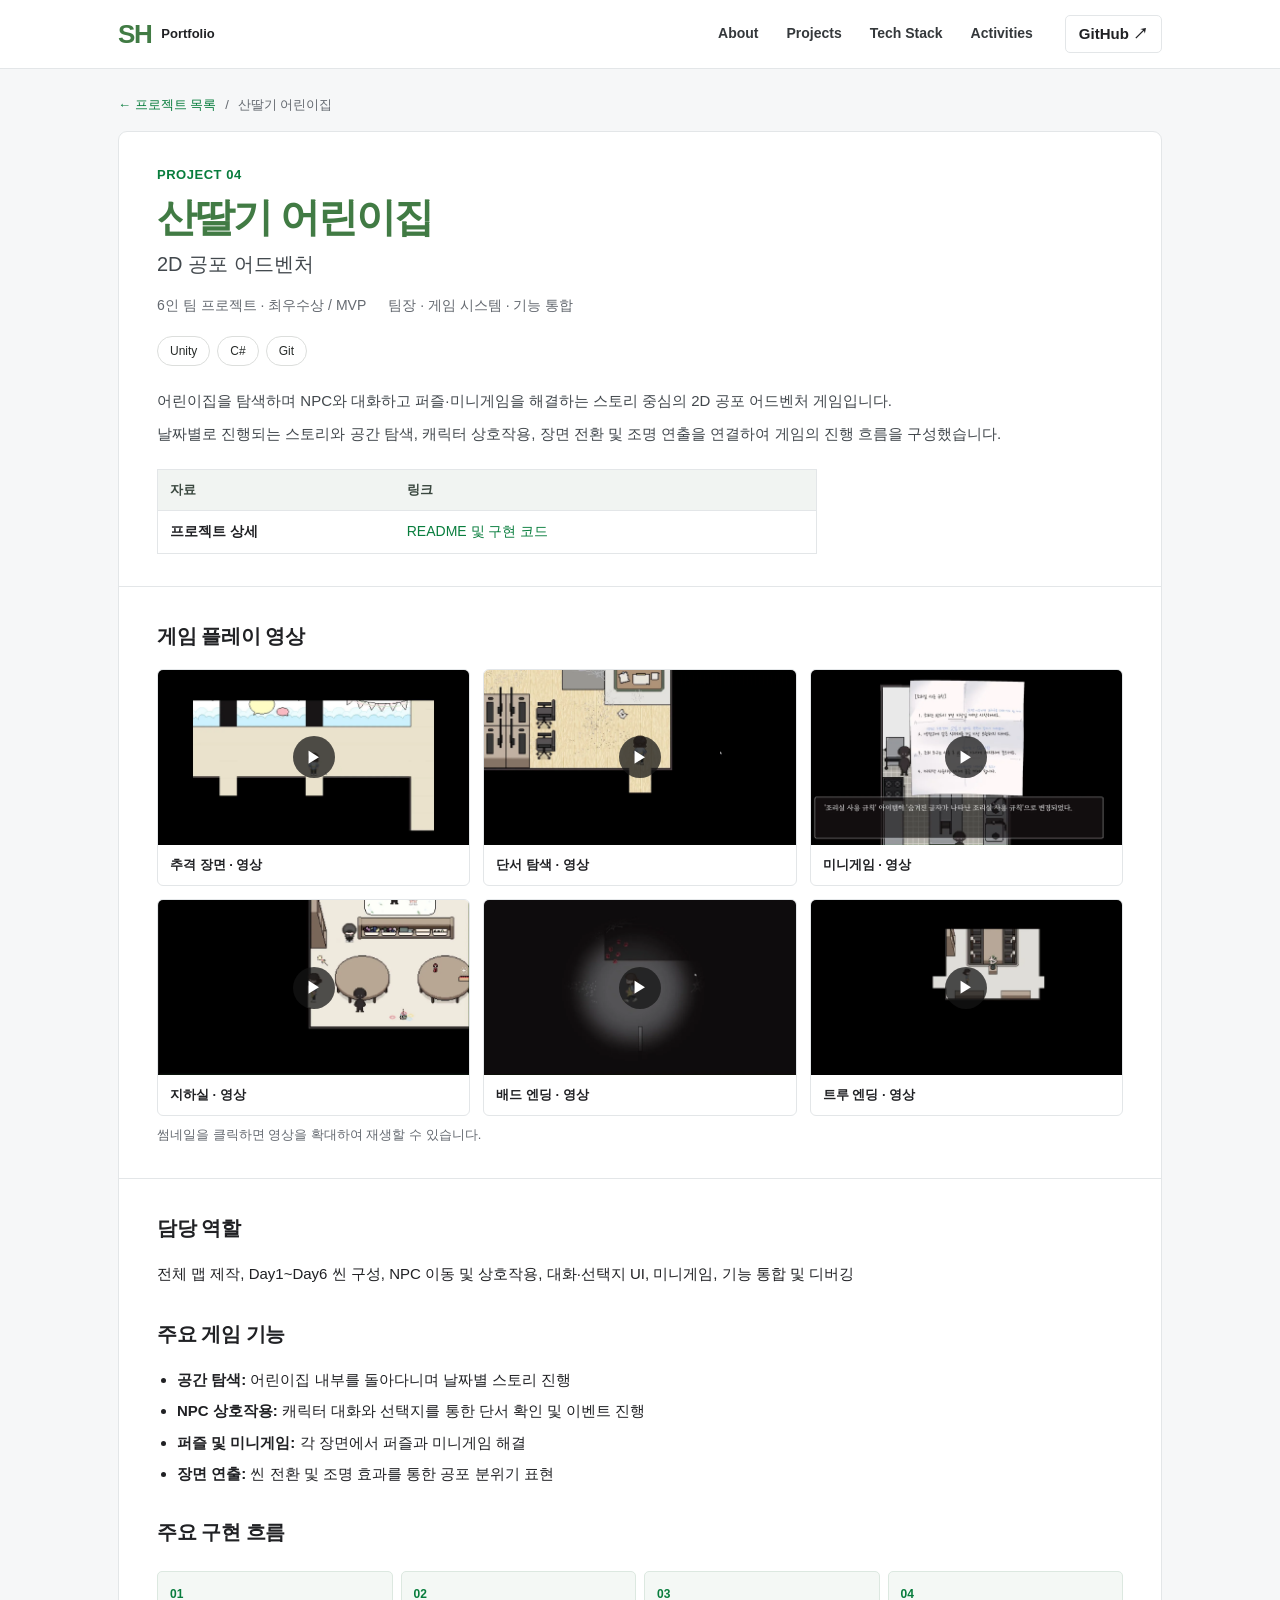
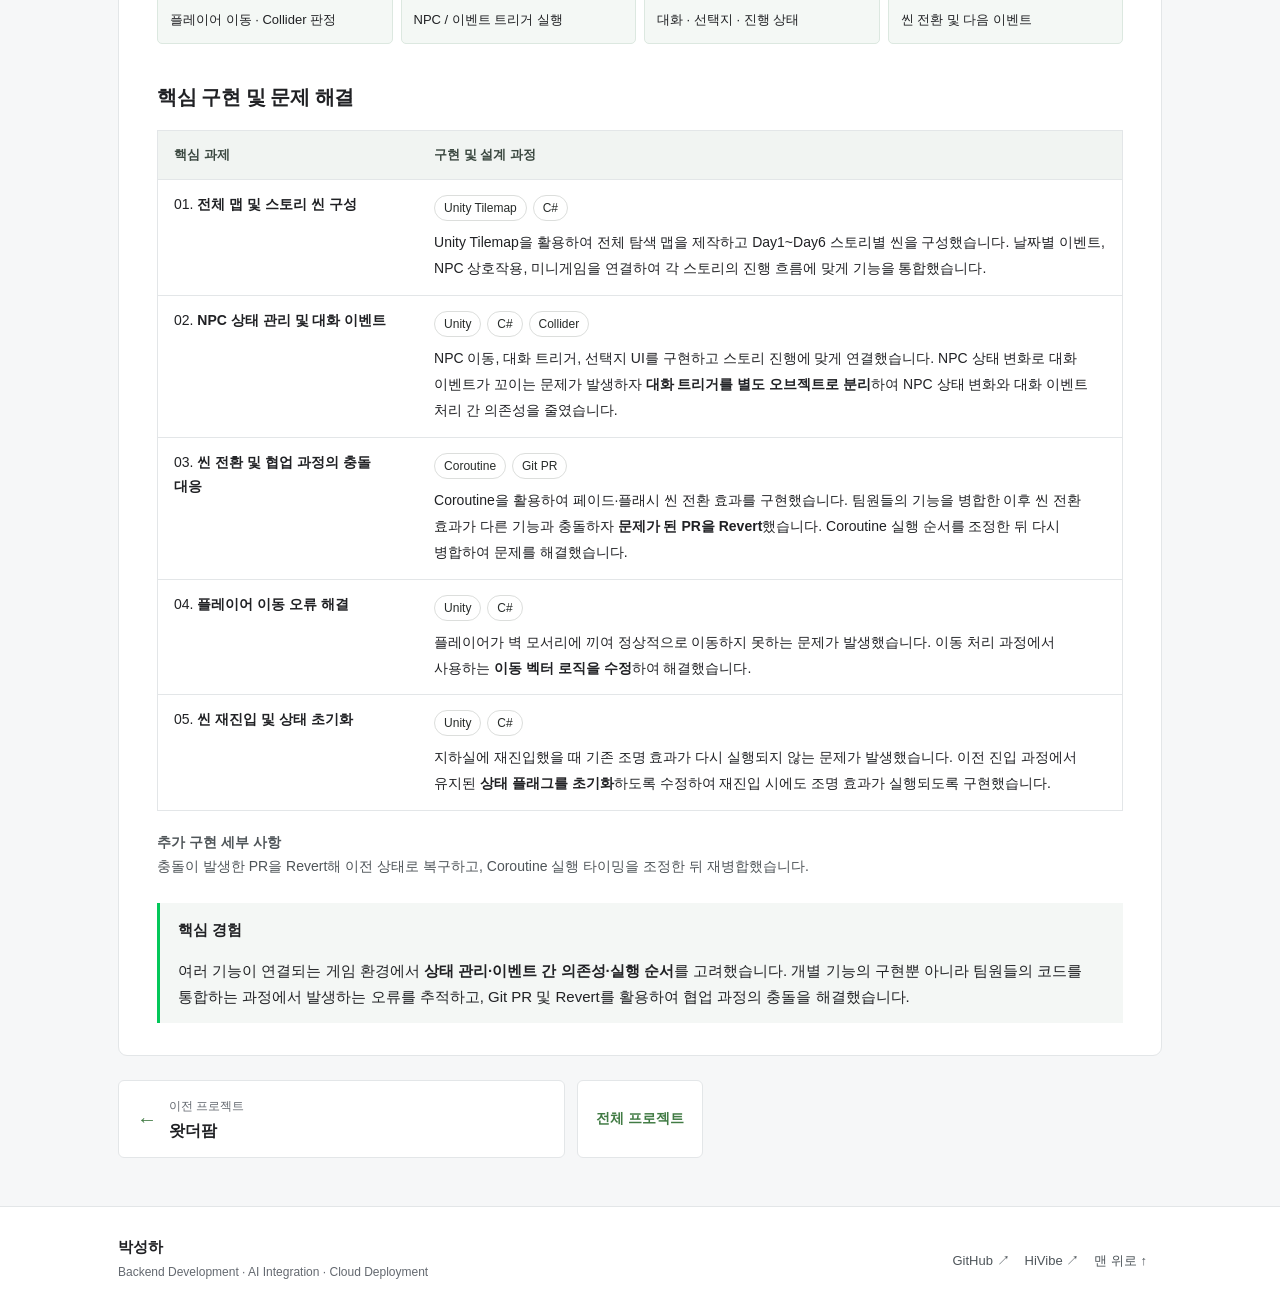
<file: oheng.html>
<!DOCTYPE html>
<html lang="ko">

<head>
    <meta charset="utf-8" />
    <meta content="width=device-width,initial-scale=1" name="viewport" />
    <meta content="#03c75a" name="theme-color" />
    <meta content="박성하 개발 포트폴리오 · Java Spring Boot · AI 연동 · 프론트엔드 · 클라우드 배포" name="description" />
    <title>산딸기 어린이집 | 박성하 포트폴리오</title>
    <link href="styles.css" rel="stylesheet" />
    <script defer="" src="script.js"></script>
</head>

<body><a class="skip" href="#main">본문으로 건너뛰기</a>
    <header class="header">
        <div class="wrap nav"><a aria-label="홈" class="brand" href="index.html">SH<span>Portfolio</span></a><button
                aria-controls="navlinks" aria-expanded="false" aria-label="메뉴 열기" class="menu">메뉴</button>
            <nav aria-label="주 메뉴" id="navlinks"><a href="index.html#about">About</a><a
                    href="index.html#projects">Projects</a><a href="index.html#skills">Tech Stack</a><a
                    href="index.html#activities">Activities</a></nav><a class="github"
                href="https://github.com/three-co1ors" rel="noopener noreferrer" target="_blank">GitHub ↗</a>
        </div>
    </header>
    <main class="wrap" id="main">
        <div class="breadcrumb"><a href="index.html#projects">← 프로젝트 목록</a><span> / </span><span>산딸기 어린이집</span></div>
        <article class="detail">
            <header class="detail-head">
                <p class="eyebrow">PROJECT 04</p>
                <h1>산딸기 어린이집</h1>
                <p class="detail-subtitle">2D 공포 어드벤처</p>
                <div class="detail-meta"><span>6인 팀 프로젝트 · 최우수상 / MVP</span><span>팀장 · 게임 시스템 · 기능 통합</span></div>
                <div class="badges"><span class="tech-tag">Unity</span> <span class="tech-tag">C#</span> <span
                        class="tech-tag">Git</span></div>
                <div class="description">
                    <p>어린이집을 탐색하며 NPC와 대화하고 퍼즐·미니게임을 해결하는 스토리 중심의 2D 공포 어드벤처 게임입니다.</p>
                    <p>날짜별로 진행되는 스토리와 공간 탐색, 캐릭터 상호작용, 장면 전환 및 조명 연출을 연결하여 게임의 진행 흐름을 구성했습니다.</p>
                </div>
                <div class="resources">
                    <table>
                        <thead>
                            <tr>
                                <th style="text-align:left">자료</th>
                                <th style="text-align:left">링크</th>
                            </tr>
                        </thead>
                        <tbody>
                            <tr>
                                <td style="text-align:left"><strong>프로젝트 상세</strong></td>
                                <td style="text-align:left"><a href="https://github.com/three-co1ors/SH_OhEng">README 및
                                        구현 코드</a></td>
                            </tr>
                        </tbody>
                    </table>
                </div>
            </header>
            <section class="screens">
                <h4>게임 플레이 영상</h4>
                <div class="shot-grid"><button class="shot" data-caption="추격 장면" data-src="images/nursery-chase.webp"
                        data-video="images/chase.mp4" type="button"><span class="shot-media"><img alt="추격 장면"
                                loading="lazy" src="images/nursery-chase.webp" /><span aria-hidden="true"
                                class="play-mark">▶</span></span><span class="shot-caption">추격 장면 ·
                            영상</span></button><button class="shot" data-caption="단서 탐색"
                        data-src="images/nursery-clue.webp" data-video="images/clue.mp4" type="button"><span
                            class="shot-media"><img alt="단서 탐색" loading="lazy" src="images/nursery-clue.webp" /><span
                                aria-hidden="true" class="play-mark">▶</span></span><span class="shot-caption">단서 탐색 ·
                            영상</span></button><button class="shot" data-caption="미니게임"
                        data-src="images/nursery-minigame.webp" data-video="images/minigame.mp4" type="button"><span
                            class="shot-media"><img alt="미니게임" loading="lazy" src="images/nursery-minigame.webp" /><span
                                aria-hidden="true" class="play-mark">▶</span></span><span class="shot-caption">미니게임 ·
                            영상</span></button><button class="shot" data-caption="지하실"
                        data-src="images/nursery-basement.webp" data-video="images/basement.mp4" type="button"><span
                            class="shot-media"><img alt="지하실" loading="lazy" src="images/nursery-basement.webp" /><span
                                aria-hidden="true" class="play-mark">▶</span></span><span class="shot-caption">지하실 ·
                            영상</span></button><button class="shot" data-caption="배드 엔딩"
                        data-src="images/nursery-bad-ending.webp" data-video="images/bad-ending.mp4" type="button"><span
                            class="shot-media"><img alt="배드 엔딩" loading="lazy"
                                src="images/nursery-bad-ending.webp" /><span aria-hidden="true"
                                class="play-mark">▶</span></span><span class="shot-caption">배드 엔딩 ·
                            영상</span></button><button class="shot" data-caption="트루 엔딩"
                        data-src="images/nursery-true-ending.webp" data-video="images/true-ending.mp4"
                        type="button"><span class="shot-media"><img alt="트루 엔딩" loading="lazy"
                                src="images/nursery-true-ending.webp" /><span aria-hidden="true"
                                class="play-mark">▶</span></span><span class="shot-caption">트루 엔딩 · 영상</span></button>
                </div>
                <p class="muted screen-note">썸네일을 클릭하면 영상을 확대하여 재생할 수 있습니다.</p>
            </section>
            <div class="detail-content">
                <h4>담당 역할</h4>
                <p>전체 맵 제작, Day1~Day6 씬 구성, NPC 이동 및 상호작용, 대화·선택지 UI, 미니게임, 기능 통합 및 디버깅</p>
                <h4>주요 게임 기능</h4>
                <ul>
                    <li><strong>공간 탐색:</strong> 어린이집 내부를 돌아다니며 날짜별 스토리 진행</li>
                    <li><strong>NPC 상호작용:</strong> 캐릭터 대화와 선택지를 통한 단서 확인 및 이벤트 진행</li>
                    <li><strong>퍼즐 및 미니게임:</strong> 각 장면에서 퍼즐과 미니게임 해결</li>
                    <li><strong>장면 연출:</strong> 씬 전환 및 조명 효과를 통한 공포 분위기 표현</li>
                </ul>
                <div class="flow-block">
                    <h4>주요 구현 흐름</h4>
                    <ol>
                        <li>플레이어 이동 · Collider 판정</li>
                        <li>NPC / 이벤트 트리거 실행</li>
                        <li>대화 · 선택지 · 진행 상태</li>
                        <li>씬 전환 및 다음 이벤트</li>
                    </ol>
                </div>
                <h4>핵심 구현 및 문제 해결</h4>
                <table>
                    <thead>
                        <tr>
                            <th style="text-align:left">핵심 과제</th>
                            <th style="text-align:left">구현 및 설계 과정</th>
                        </tr>
                    </thead>
                    <tbody>
                        <tr>
                            <td style="text-align:left">01. <strong>전체 맵 및 스토리 씬 구성</strong></td>
                            <td style="text-align:left"><span class="tech-tag">Unity Tilemap</span> <span
                                    class="tech-tag">C#</span> <br /> Unity Tilemap을 활용하여 전체 탐색 맵을 제작하고 Day1~Day6 스토리별
                                씬을 구성했습니다. 날짜별 이벤트, NPC 상호작용, 미니게임을 연결하여 각 스토리의 진행 흐름에 맞게 기능을 통합했습니다.</td>
                        </tr>
                        <tr>
                            <td style="text-align:left">02. <strong>NPC 상태 관리 및 대화 이벤트</strong></td>
                            <td style="text-align:left"><span class="tech-tag">Unity</span> <span
                                    class="tech-tag">C#</span> <span class="tech-tag">Collider</span> <br /> NPC 이동, 대화
                                트리거, 선택지 UI를 구현하고 스토리 진행에 맞게 연결했습니다. NPC 상태 변화로 대화 이벤트가 꼬이는 문제가 발생하자 <strong>대화 트리거를 별도
                                    오브젝트로 분리</strong>하여 NPC 상태 변화와 대화 이벤트 처리 간 의존성을 줄였습니다.</td>
                        </tr>
                        <tr>
                            <td style="text-align:left">03. <strong>씬 전환 및 협업 과정의 충돌 대응</strong></td>
                            <td style="text-align:left"><span class="tech-tag">Coroutine</span> <span
                                    class="tech-tag">Git PR</span> <br /> Coroutine을 활용하여 페이드·플래시 씬 전환 효과를 구현했습니다. 팀원들의
                                기능을 병합한 이후 씬 전환 효과가 다른 기능과 충돌하자 <strong>문제가 된 PR을 Revert</strong>했습니다. Coroutine 실행 순서를
                                조정한 뒤 다시 병합하여 문제를 해결했습니다.</td>
                        </tr>
                        <tr>
                            <td style="text-align:left">04. <strong>플레이어 이동 오류 해결</strong></td>
                            <td style="text-align:left"><span class="tech-tag">Unity</span> <span
                                    class="tech-tag">C#</span> <br /> 플레이어가 벽 모서리에 끼여 정상적으로 이동하지 못하는 문제가 발생했습니다. 이동 처리
                                과정에서 사용하는 <strong>이동 벡터 로직을 수정</strong>하여 해결했습니다.</td>
                        </tr>
                        <tr>
                            <td style="text-align:left">05. <strong>씬 재진입 및 상태 초기화</strong></td>
                            <td style="text-align:left"><span class="tech-tag">Unity</span> <span
                                    class="tech-tag">C#</span> <br /> 지하실에 재진입했을 때 기존 조명 효과가 다시 실행되지 않는 문제가 발생했습니다. 이전
                                진입 과정에서 유지된 <strong>상태 플래그를 초기화</strong>하도록 수정하여 재진입 시에도 조명 효과가 실행되도록 구현했습니다.</td>
                        </tr>
                    </tbody>
                </table>
                <p class="implementation-note"><strong>추가 구현 세부 사항</strong><br />충돌이 발생한 PR을 Revert해 이전 상태로 복구하고,
                    Coroutine 실행 타이밍을 조정한 뒤 재병합했습니다.</p>
                <blockquote>
                    <p><strong>핵심 경험</strong></p>
                    <p>여러 기능이 연결되는 게임 환경에서 <strong>상태 관리·이벤트 간 의존성·실행 순서</strong>를 고려했습니다. 개별 기능의 구현뿐 아니라 팀원들의 코드를 통합하는
                        과정에서 발생하는 오류를 추적하고, Git PR 및 Revert를 활용하여 협업 과정의 충돌을 해결했습니다.</p>
                </blockquote>
            </div>
        </article>
        <nav aria-label="프로젝트 이동" class="project-pagination"><a class="project-nav-link project-nav-prev"
                href="farm.html"><span aria-hidden="true" class="project-nav-arrow">←</span><span
                    class="project-nav-copy"><span class="project-nav-label">이전 프로젝트</span><span
                        class="project-nav-name">왓더팜</span></span></a><a class="project-nav-link project-nav-all"
                href="index.html#projects">전체 프로젝트</a></nav>
    </main>
    <footer>
        <div class="wrap foot">
            <div><strong>박성하</strong>
                <p>Backend Development · AI Integration · Cloud Deployment</p>
            </div>
            <div><a href="https://github.com/three-co1ors" rel="noopener noreferrer" target="_blank">GitHub ↗</a><a
                    href="https://www.hivibe.cloud/" rel="noopener noreferrer" target="_blank">HiVibe ↗</a><a
                    href="#main">맨 위로 ↑</a></div>
        </div>
    </footer>
    <dialog aria-label="프로젝트 화면 확대" id="lightbox"><button aria-label="닫기" class="close" type="button">×</button><img
            alt="" hidden="" /><video controls="" hidden="" playsinline="" preload="none"></video>
        <p></p>
    </dialog>
</body>

</html>
</file>
<file: styles.css>
:root{--green:#03c75a;--green-dark:#087d3d;--ink:#202124;--muted:#646970;--border:#e3e6e8;--paper:#fff;--bg:#f6f7f8;--soft:#f1fbf5;--width:1100px}*{box-sizing:border-box}html{scroll-behavior:smooth;scroll-padding-top:90px}body{margin:0;background:var(--bg);color:var(--ink);font:15px/1.7 -apple-system,BlinkMacSystemFont,'Pretendard','Noto Sans KR','Malgun Gothic',Arial,sans-serif;word-break:keep-all;overflow-wrap:anywhere}a{color:var(--green-dark);text-decoration:none}a:hover{text-decoration:underline}button{font:inherit}a:focus-visible,button:focus-visible{outline:3px solid var(--green);outline-offset:4px}.wrap{max-width:var(--width);margin:auto;padding:0 28px}.skip{position:fixed;left:12px;top:-100px;z-index:99;background:#fff;padding:12px}.skip:focus{top:12px}.header{position:sticky;top:0;z-index:10;background:#fff;border-bottom:1px solid var(--border)}.nav{display:flex;align-items:center;gap:32px;min-height:68px}.brand{font-size:26px;font-weight:850;letter-spacing:-1.4px;color:var(--green-dark);display:flex;align-items:center;gap:10px;white-space:nowrap}.brand span{font-size:13px;font-weight:650;letter-spacing:0;color:var(--ink)}.nav nav{display:flex;gap:28px;margin-left:auto}.nav nav a{font-size:14px;font-weight:600;color:#34383b}.github{font-weight:700;color:var(--ink);border:1px solid var(--border);border-radius:5px;padding:5px 13px;white-space:nowrap}.menu{display:none}.hero{background:#fff;border:1px solid var(--border);border-radius:10px;margin-top:32px;padding:42px;display:grid;grid-template-columns:1.6fr 1fr;gap:44px;align-items:center}.eyebrow{font-weight:750;color:var(--green-dark);font-size:13px;letter-spacing:.04em;margin:0 0 8px}.hero h1,.detail-head h1{font-size:46px;line-height:1.15;letter-spacing:-2px;margin:0 0 18px}.intro{font-size:16px;color:#4b5055;max-width:610px;margin:0 0 24px}.actions{display:flex;flex-wrap:wrap;gap:8px}.button{display:inline-flex;align-items:center;padding:9px 16px;background:#fff;border:1px solid #cfd5d7;color:#303438;border-radius:5px;font-size:14px;font-weight:650}.primary{background:var(--green-dark);border-color:var(--green-dark);color:#fff}.profile{margin:0;padding:0 0 0 24px;border-left:1px solid var(--border)}.profile div{padding:11px 0;border-bottom:1px solid var(--border)}.profile div:last-child{border:0}.profile dt{font-size:12px;color:var(--muted)}.profile dd{font-weight:650;margin:1px 0 0}.section{margin:44px 0}.section-head{margin:0 0 17px;display:flex;gap:16px;align-items:baseline;flex-wrap:wrap}.section-head h2{font-size:26px;letter-spacing:-.7px;line-height:1.3;margin:0}.section-head p{color:var(--muted);margin:0;font-size:14px}.project-grid{display:grid;grid-template-columns:repeat(2,minmax(0,1fr));gap:16px}.project-card{background:#fff;border:1px solid var(--border);border-radius:8px;padding:24px;display:flex;flex-direction:column;min-width:0}.project-card:hover{border-color:#97d6ad}.card-top{display:flex;gap:12px;align-items:center;justify-content:space-between}.project-no{color:var(--green-dark);font-weight:800;font-size:13px}.muted{color:var(--muted);font-size:13px}.project-card h3{font-size:25px;line-height:1.3;letter-spacing:-.6px;margin:11px 0 3px}.project-card h3 a{color:var(--ink)}.subtitle{margin:0 0 10px;font-size:15px}.role{font-size:13px;color:var(--muted);margin:0 0 14px}.badges{display:flex;flex-wrap:wrap;gap:5px;align-items:center}.badge{display:inline-flex;vertical-align:middle;max-width:100%;margin:2px 1px;line-height:1}.badge img{height:20px;width:auto;max-width:100%;display:block}.badge-fallback{display:none;background:var(--badge-color);color:var(--badge-ink);padding:4px 6px;font:600 11px/12px Arial,sans-serif;white-space:nowrap}.badge.failed img{display:none}.badge.failed .badge-fallback{display:inline-block}.focus{color:#555e61;font-size:13px;margin:15px 0 20px}.card-actions{display:flex;align-items:center;gap:16px;justify-content:space-between;border-top:1px solid var(--border);padding-top:13px;margin-top:auto}.detail-link,.live-link{font-weight:700;font-size:14px}.skill-table{border:1px solid var(--border);background:#fff;border-radius:8px;overflow:hidden}.skill-row{display:grid;grid-template-columns:190px minmax(0,1fr);gap:16px;padding:15px 22px;align-items:center;border-bottom:1px solid var(--border)}.skill-row:last-child{border:0}.skill-row h3{font-size:14px;margin:0}.activities table,.detail table{border-collapse:collapse;width:100%;background:#fff;text-align:left;table-layout:auto}.activities table{border:1px solid var(--border)}th,td{border-bottom:1px solid var(--border);padding:13px 16px;vertical-align:top}th{font-size:13px;background:#f1f4f2;font-weight:700;color:#3b4840}td{font-size:14px}.activities h3{font-size:19px;margin-top:27px}.foot{display:flex;justify-content:space-between;gap:16px;align-items:center;padding-top:27px;padding-bottom:27px;flex-wrap:wrap}.foot p{margin:3px 0;color:var(--muted);font-size:12px}.foot a{font-size:13px;color:#4e555a;margin-right:15px}footer{margin-top:48px;border-top:1px solid var(--border);background:#fff}.breadcrumb{display:flex;gap:9px;margin:25px 0 15px;font-size:13px;color:var(--muted)}.detail{border:1px solid var(--border);border-radius:9px;background:#fff;overflow:hidden}.detail-head,.screens,.detail-content{padding:32px 38px}.detail-head h1{font-size:40px;margin-bottom:7px}.detail-subtitle{font-size:20px;margin:0 0 13px;color:#42484d}.detail-meta{display:flex;gap:9px 22px;flex-wrap:wrap;color:var(--muted);font-size:14px;margin-bottom:18px}.description{margin:22px 0;color:#42484d}.description p{margin:8px 0}.resources{max-width:660px}.resources table{border:1px solid var(--border)}.resources td:first-child{width:36%}.resources th,.resources td{padding:9px 12px}.screens{border-top:1px solid var(--border);border-bottom:1px solid var(--border)}.screens h4,.detail-content h4{font-size:20px;margin:0 0 16px;letter-spacing:-.4px}.shot-grid{display:grid;grid-template-columns:repeat(3,minmax(0,1fr));gap:13px}.shot{padding:0;border:1px solid var(--border);background:#fff;border-radius:6px;overflow:hidden;text-align:left;color:var(--ink);cursor:zoom-in}.shot:disabled{cursor:default}.shot>span:last-child{display:block;padding:9px 12px;font-size:13px;font-weight:600}.shot-media{display:grid;place-items:center;aspect-ratio:16/9;background:#f3f5f4;overflow:hidden}.shot-media img{width:100%;height:100%;object-fit:cover}.shot-media img[hidden]{display:none}.placeholder{color:#777f79;font-size:12px}.screen-note{margin:8px 0 0}.detail-content h4:not(:first-child){margin-top:30px}.detail-content p{margin:0 0 16px}.detail-content ul{padding-left:20px;margin:0 0 26px}.detail-content li{margin:6px 0}.detail-content table{border:1px solid var(--border);margin-bottom:20px}.detail-content table td:first-child{width:25%;min-width:130px}.detail-content table td:last-child{line-height:1.85}.detail-content table td:last-child br{display:block;content:'';margin:6px 0}.detail-content table tr:last-child td{border:0}.detail-content blockquote{border-left:3px solid var(--green);margin:24px 0 0;padding:14px 18px;background:var(--soft)}.detail-content blockquote p:last-child{margin:0}.detail-content code{font-size:.9em;background:#eef0f2;border-radius:3px;padding:2px 4px}.flow-block{margin:28px 0}.flow-block ol{display:flex;gap:8px;list-style:none;counter-reset:step;padding:0;margin:0}.flow-block li{flex:1;position:relative;background:#f4f8f5;border:1px solid #dce8e0;border-radius:5px;padding:12px;font-size:13px;min-width:0}.flow-block li:before{counter-increment:step;content:'0' counter(step);display:block;color:var(--green-dark);font-weight:750;font-size:12px;margin-bottom:5px}.implementation-note{font-size:14px;color:#4f5559}.project-pagination{display:flex;justify-content:space-between;gap:12px;margin:20px 0;font-weight:650;font-size:14px}dialog{border:0;border-radius:8px;padding:44px 18px 16px;max-width:min(95vw,1200px);max-height:94vh;background:#fff;color:var(--ink)}dialog::backdrop{background:#000b}dialog img{display:block;max-width:100%;max-height:75vh;object-fit:contain;margin:auto}dialog p{text-align:center;margin:8px 0 0}dialog .close{position:absolute;right:12px;top:6px;border:0;background:none;font-size:26px;cursor:pointer}.badge img[hidden]{display:none}@media(max-width:760px){.wrap{padding:0 16px}.nav{min-height:60px;gap:12px}.brand{font-size:23px}.brand span{display:none}.menu{display:block;margin-left:auto;border:1px solid var(--border);background:#fff;border-radius:4px;padding:5px 10px;font-size:13px}.nav nav{display:none;position:absolute;top:60px;left:0;right:0;background:#fff;padding:16px;border-bottom:1px solid var(--border);gap:16px;flex-wrap:wrap}.nav nav.open{display:flex}.hero{margin-top:18px;display:block;padding:23px}.hero h1{font-size:38px}.profile{border-left:0;border-top:1px solid var(--border);padding:12px 0 0;margin-top:24px}.section{margin:30px 0}.project-grid{grid-template-columns:1fr;gap:10px}.project-card{padding:18px}.skill-row{grid-template-columns:1fr;gap:6px;padding:12px 15px}.detail-head,.screens,.detail-content{padding:22px 18px}.detail-head h1{font-size:34px}.detail-subtitle{font-size:17px}.shot-grid{grid-template-columns:repeat(2,minmax(0,1fr));gap:8px}.flow-block ol{display:grid;grid-template-columns:1fr 1fr}.detail-content table,.detail-content tbody,.detail-content tr,.detail-content td{display:block;width:100%!important;min-width:0!important}.detail-content thead{position:absolute;width:1px;height:1px;overflow:hidden;clip-path:inset(50%)}.detail-content table td:first-child{background:#f1f4f2;font-size:14px;font-weight:700;border-bottom:0;padding:10px 12px}.detail-content table td:last-child{padding:12px 13px}.detail-content table tr{border-bottom:1px solid var(--border)}.detail-content table tr:last-child{border-bottom:0}th,td{padding:9px 10px}.activities td,.activities th{font-size:12px}.foot{padding-top:20px;padding-bottom:20px}}@media(prefers-reduced-motion:reduce){html{scroll-behavior:auto}}

/* Quiet, consistent technical labels and editorial sections */
.badges{gap:7px;align-items:center}.tech-tag{display:inline-block;border:1px solid #dcdedc;background:transparent;color:#272b29;border-radius:999px;padding:5px 12px;font-size:12px;line-height:1.5;font-weight:500;max-width:100%;overflow-wrap:anywhere;vertical-align:middle}.detail-content td .tech-tag{font-size:12px;padding:3px 9px;margin:2px 2px 5px 0}.editorial-head{display:flex;align-items:baseline;justify-content:space-between;gap:16px;margin-bottom:30px}.editorial-head>span{font-size:12px;font-weight:750;letter-spacing:.15em;color:var(--green-dark)}.editorial-head h2{font-size:clamp(28px,4vw,43px);line-height:1.15;letter-spacing:-1.5px;margin:0}.skill-table{background:transparent;border:0;border-radius:0;display:grid;grid-template-columns:repeat(2,minmax(0,1fr));column-gap:38px;row-gap:20px;overflow:visible}.skill-row,.skill-row:last-child{border:0;border-top:1px solid #d9ddda;padding:20px 0 15px;display:block}.skill-row h3{font-size:19px;margin:0 0 15px;letter-spacing:-.3px}.skill-row .tech-tag{font-size:13px;padding:7px 12px;background:transparent}.experience-grid{display:grid;grid-template-columns:repeat(3,minmax(0,1fr));gap:24px}.experience-grid article{border-top:1px solid #252b27;padding:18px 0 8px;min-width:0}.experience-grid article h3{font-size:23px;letter-spacing:-.5px;margin:0 0 14px}.experience-grid article p{color:#59615d;margin:0 0 13px;line-height:1.8}.experience-grid article .experience-role{color:var(--ink);font-size:13px;min-height:43px;margin-bottom:18px}.award-lines{border-top:1px solid var(--border);padding-top:10px}.award-lines p{font-size:13px;margin:3px 0!important}.project-cover{display:block;aspect-ratio:16/9;border:1px solid var(--border);border-radius:5px;overflow:hidden;background:#f3f4f3;margin-bottom:15px}.project-cover img{width:100%;height:100%;object-fit:contain;display:block}.shot-media{position:relative}.shot-media img{object-fit:contain;background:#f6f7f6}.shot:hover{border-color:var(--green-dark)}.play-mark{position:absolute;top:50%;left:50%;transform:translate(-50%,-50%);display:grid;place-items:center;background:#151515bb;color:white;border-radius:50%;width:42px;height:42px;font-size:16px}.shot-caption{display:block}.shot-grid{grid-template-columns:repeat(3,minmax(0,1fr))}.detail:has(.shot[data-video]) .shot-media{background:#111}.detail:has(img[src*='howsu-']) .shot-media{aspect-ratio:1/1}.detail:has(img[src*='howsu-']) .shot-media img{object-fit:contain}.detail:has(img[src*='hivibe-']) .shot-grid{grid-template-columns:repeat(2,minmax(0,1fr))}.detail:has(img[src*='hivibe-']) .shot-media{aspect-ratio:2/1}dialog video{display:block;width:min(1040px,85vw);max-height:75vh;margin:auto;background:#000}dialog img[hidden],dialog video[hidden]{display:none}dialog{overscroll-behavior:contain}body:has(dialog[open]){overflow:hidden}.detail-content table td:first-child{width:27%}.detail-content table td:last-child br{margin:4px 0}.detail-content blockquote{background:#f4f7f5}
@media(max-width:760px){.skill-table{grid-template-columns:1fr;gap:8px}.editorial-head{margin-bottom:20px}.editorial-head h2{font-size:29px}.experience-grid{grid-template-columns:1fr;gap:18px}.experience-grid article .experience-role{min-height:0;margin-bottom:12px}.shot-grid,.detail:has(img[src*='hivibe-']) .shot-grid{grid-template-columns:repeat(2,minmax(0,1fr))}.tech-tag{padding:4px 9px}.project-cover{max-height:220px}.skill-row h3{font-size:17px}}

/* Unified section headings */
:root{--heading-green:#417b44}
.brand,.hero h1,.detail-head h1,.editorial-head h2,.project-card h3 a{color:var(--heading-green)}
.editorial-head>span{color:var(--heading-green)}
.section-description{margin:-13px 0 24px;color:var(--muted);font-size:14px}
@media(max-width:760px){.section-description{margin:-6px 0 18px}.editorial-head{gap:10px}.editorial-head h2{text-align:right}}

/* Full-card navigation and live service */
.project-card{position:relative;cursor:pointer;transition:border-color .15s ease}
.project-card:hover,.project-card:focus-within{border-color:var(--heading-green)}
.card-main-link::after{content:"";position:absolute;inset:0;border-radius:8px;z-index:1}
.card-main-link:focus-visible{outline:none}
.card-main-link:focus-visible::after{outline:3px solid var(--heading-green);outline-offset:3px}
.project-card .live-link{position:relative;z-index:2}
.project-card .project-cover,.project-card h3 a{position:relative;z-index:2}
.project-card:hover .detail-link{text-decoration:underline;text-underline-offset:4px}
.live-dot{display:inline-block;width:8px;height:8px;flex:0 0 8px;border-radius:50%;background:var(--heading-green)}
.live-card-link{display:inline-flex;align-items:center;gap:7px;white-space:nowrap;border:1px solid #d6e3d6;border-radius:5px;padding:5px 10px;color:var(--heading-green);font-size:12px;background:#f6faf6}
.live-service{display:flex;align-items:center;justify-content:space-between;gap:24px;border:1px solid #d5e1d5;border-left:3px solid var(--heading-green);background:#f6f9f6;border-radius:6px;padding:22px 24px;margin:24px 0}
.live-service-copy{min-width:0}.live-kicker{display:flex;align-items:center;gap:8px;color:var(--heading-green);font-size:11px;font-weight:750;letter-spacing:.13em}
.live-service h2{margin:7px 0 4px;font-size:21px;letter-spacing:-.5px;line-height:1.4;color:var(--ink)}
.live-service p{margin:0 0 6px;color:var(--muted);font-size:14px;line-height:1.7}
.live-domain{font-size:12px;color:var(--heading-green)}
.live-service-button{background:var(--heading-green);border-color:var(--heading-green);color:#fff;white-space:nowrap;flex-shrink:0;gap:12px}
.live-service-button:hover{background:#346537;text-decoration:none}
.sr-only{position:absolute;width:1px;height:1px;padding:0;margin:-1px;overflow:hidden;clip:rect(0,0,0,0);white-space:nowrap;border:0}
@media(max-width:760px){.live-service{align-items:flex-start;flex-direction:column;gap:14px;padding:17px 16px}.live-service h2{font-size:19px}.live-service-button{width:100%;justify-content:space-between}.card-actions{gap:8px}.live-card-link{padding:5px 8px}}
@media(prefers-reduced-motion:reduce){.project-card{transition:none}}

/* Single left-aligned section titles */
.editorial-head{display:block;text-align:left;margin-bottom:24px}
.editorial-head h2{text-align:left}
.section-description{margin:-10px 0 24px}
@media(max-width:760px){.editorial-head{margin-bottom:18px}.editorial-head h2{text-align:left}.section-description{margin:-4px 0 18px}}

/* Experience details */
.experience-grid article .experience-org{font-size:13px;line-height:1.6;margin:0 0 5px;color:var(--muted);min-height:0}
.experience-grid article .experience-role{min-height:0;margin:0 0 4px;line-height:1.65;font-size:13px}
.experience-grid article .experience-period{font-size:12px;font-variant-numeric:tabular-nums;color:var(--muted);margin:0 0 12px}
.experience-grid article .experience-note{font-size:13px;font-style:italic;color:var(--muted);margin:0 0 12px;line-height:1.7}
.experience-grid .experience-list{margin:0 0 14px;padding-left:18px;color:#59615d;font-size:14px;line-height:1.8}
.experience-grid .experience-list li{margin:0 0 7px;padding-left:1px}
@media(max-width:760px){.experience-grid article .experience-org,.experience-grid article .experience-role{min-height:0}.experience-grid article .experience-period{margin-bottom:12px}}

/* Compact experience metadata */
.experience-grid article .experience-org,.experience-grid article .experience-role,.experience-grid article .experience-period{min-height:0}
.experience-grid article .experience-role{margin-bottom:4px}
.experience-grid article .experience-period{margin-top:0;margin-bottom:12px}

/* Previous / all / next project navigation */
.project-pagination{display:grid;grid-template-columns:minmax(0,1fr) auto minmax(0,1fr);align-items:stretch;gap:12px;margin:24px 0 36px;font-size:14px;font-weight:650}
.project-pagination .project-nav-link{display:flex;align-items:center;gap:12px;min-width:0;padding:15px 18px;border:1px solid var(--border);border-radius:6px;background:var(--paper);color:var(--ink);text-decoration:none;transition:border-color .15s ease}
.project-pagination .project-nav-link:hover,.project-pagination .project-nav-link:focus-visible{border-color:var(--heading-green);color:var(--heading-green)}
.project-pagination .project-nav-prev{grid-column:1;grid-row:1;justify-content:flex-start}
.project-pagination .project-nav-all{grid-column:2;grid-row:1;justify-content:center;align-self:stretch;color:var(--heading-green);white-space:nowrap}
.project-pagination .project-nav-next{grid-column:3;grid-row:1;justify-content:flex-end;text-align:right}
.project-pagination .project-nav-copy{display:flex;flex-direction:column;gap:2px;min-width:0}
.project-pagination .project-nav-label{font-size:12px;font-weight:500;color:var(--muted)}
.project-pagination .project-nav-name{font-size:16px;font-weight:700;line-height:1.45}
.project-pagination .project-nav-arrow{font-size:20px;line-height:1;color:var(--heading-green);flex-shrink:0}
@media(max-width:760px){.project-pagination{grid-template-columns:repeat(2,minmax(0,1fr));gap:8px;margin:18px 0 28px}.project-pagination .project-nav-link{padding:12px 10px;gap:7px}.project-pagination .project-nav-next{grid-column:2}.project-pagination .project-nav-all{grid-column:1/-1;grid-row:2}.project-pagination .project-nav-name{font-size:14px}.project-pagination .project-nav-label{font-size:11px}}
@media(prefers-reduced-motion:reduce){.project-pagination .project-nav-link{transition:none}}
</file>
